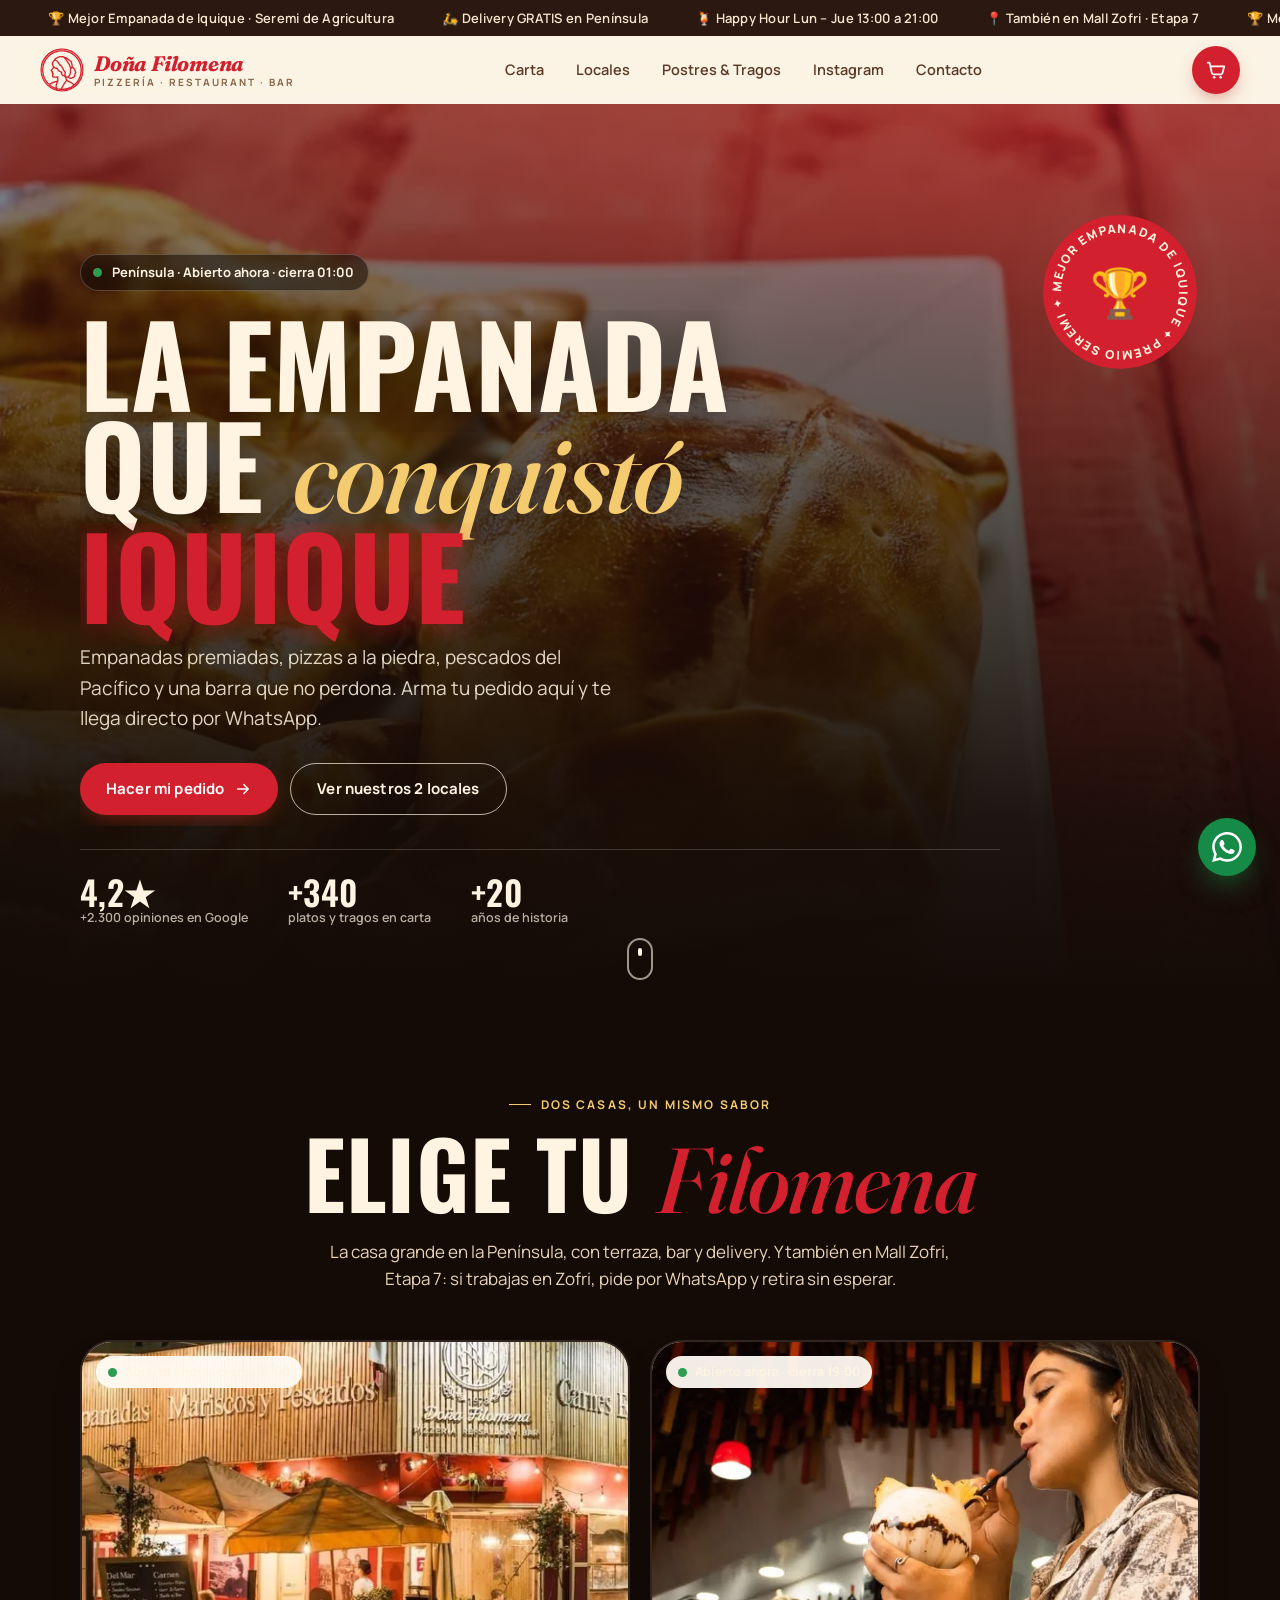
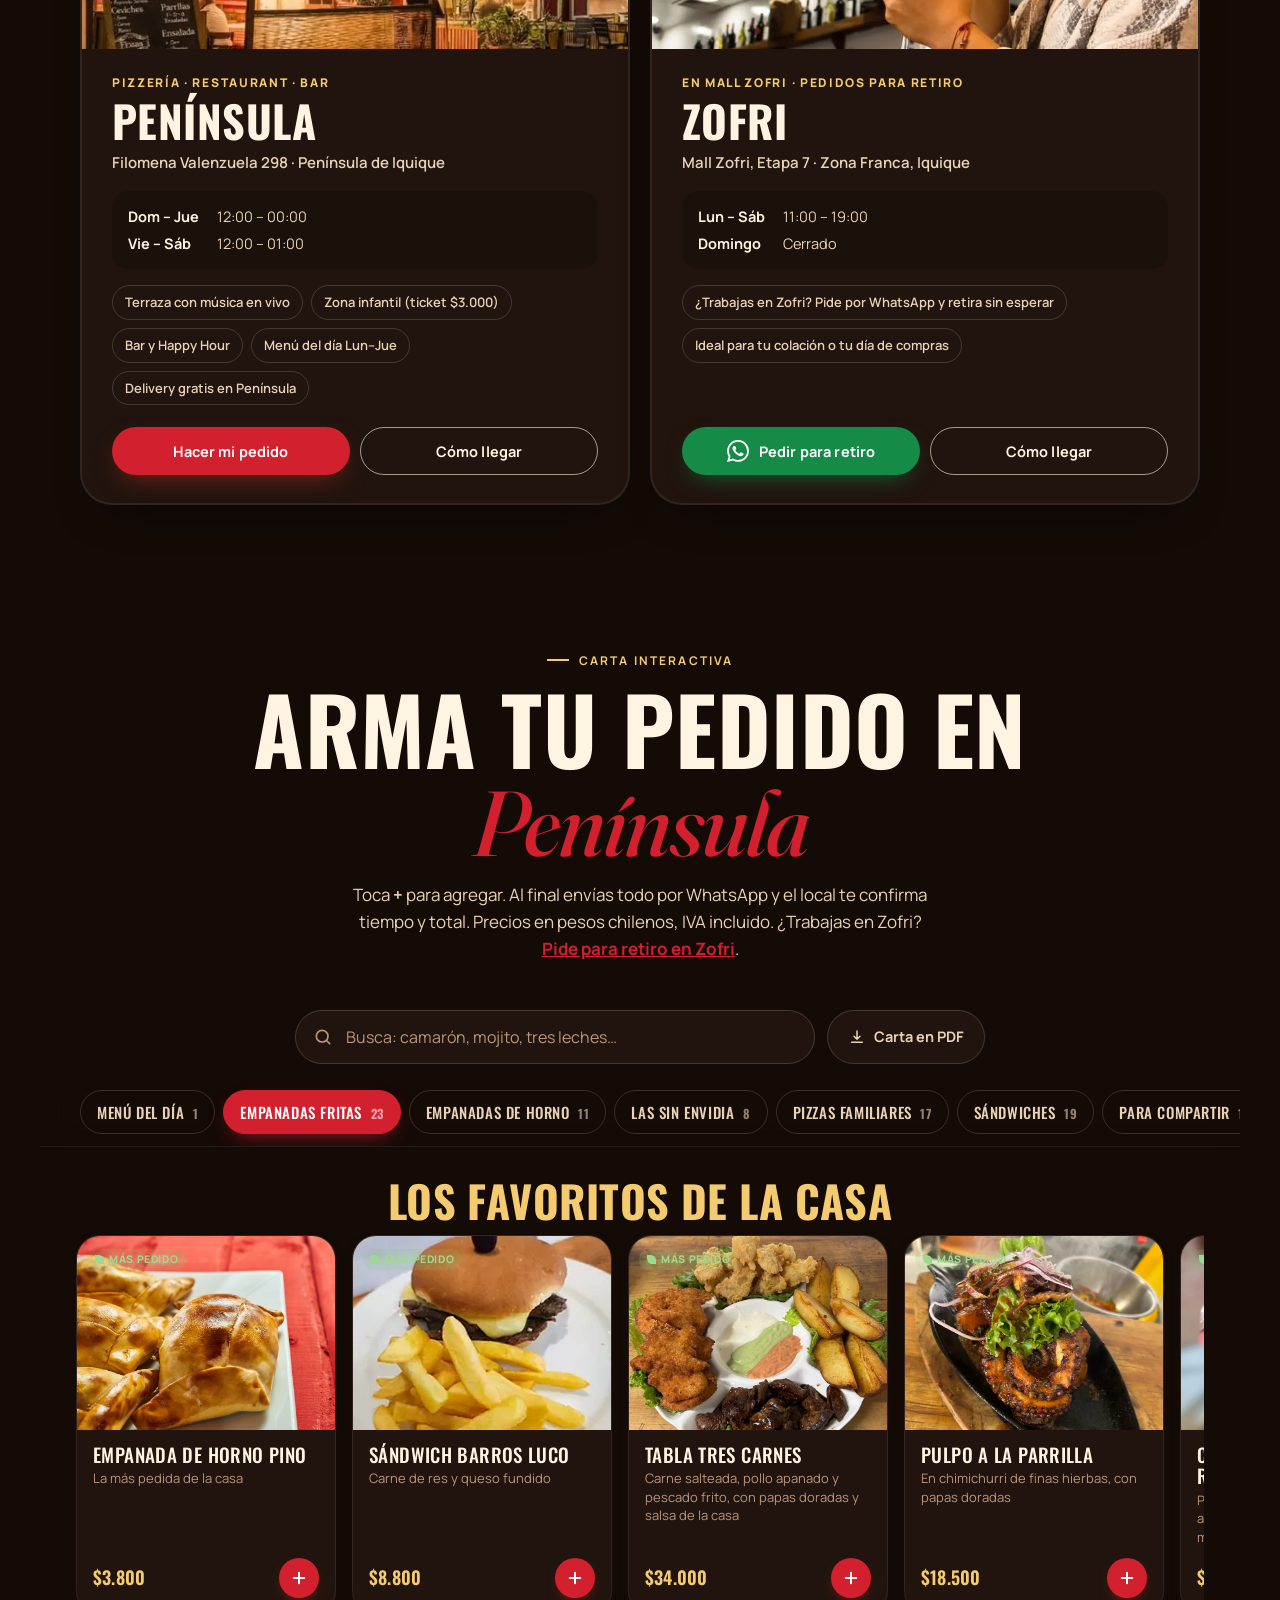
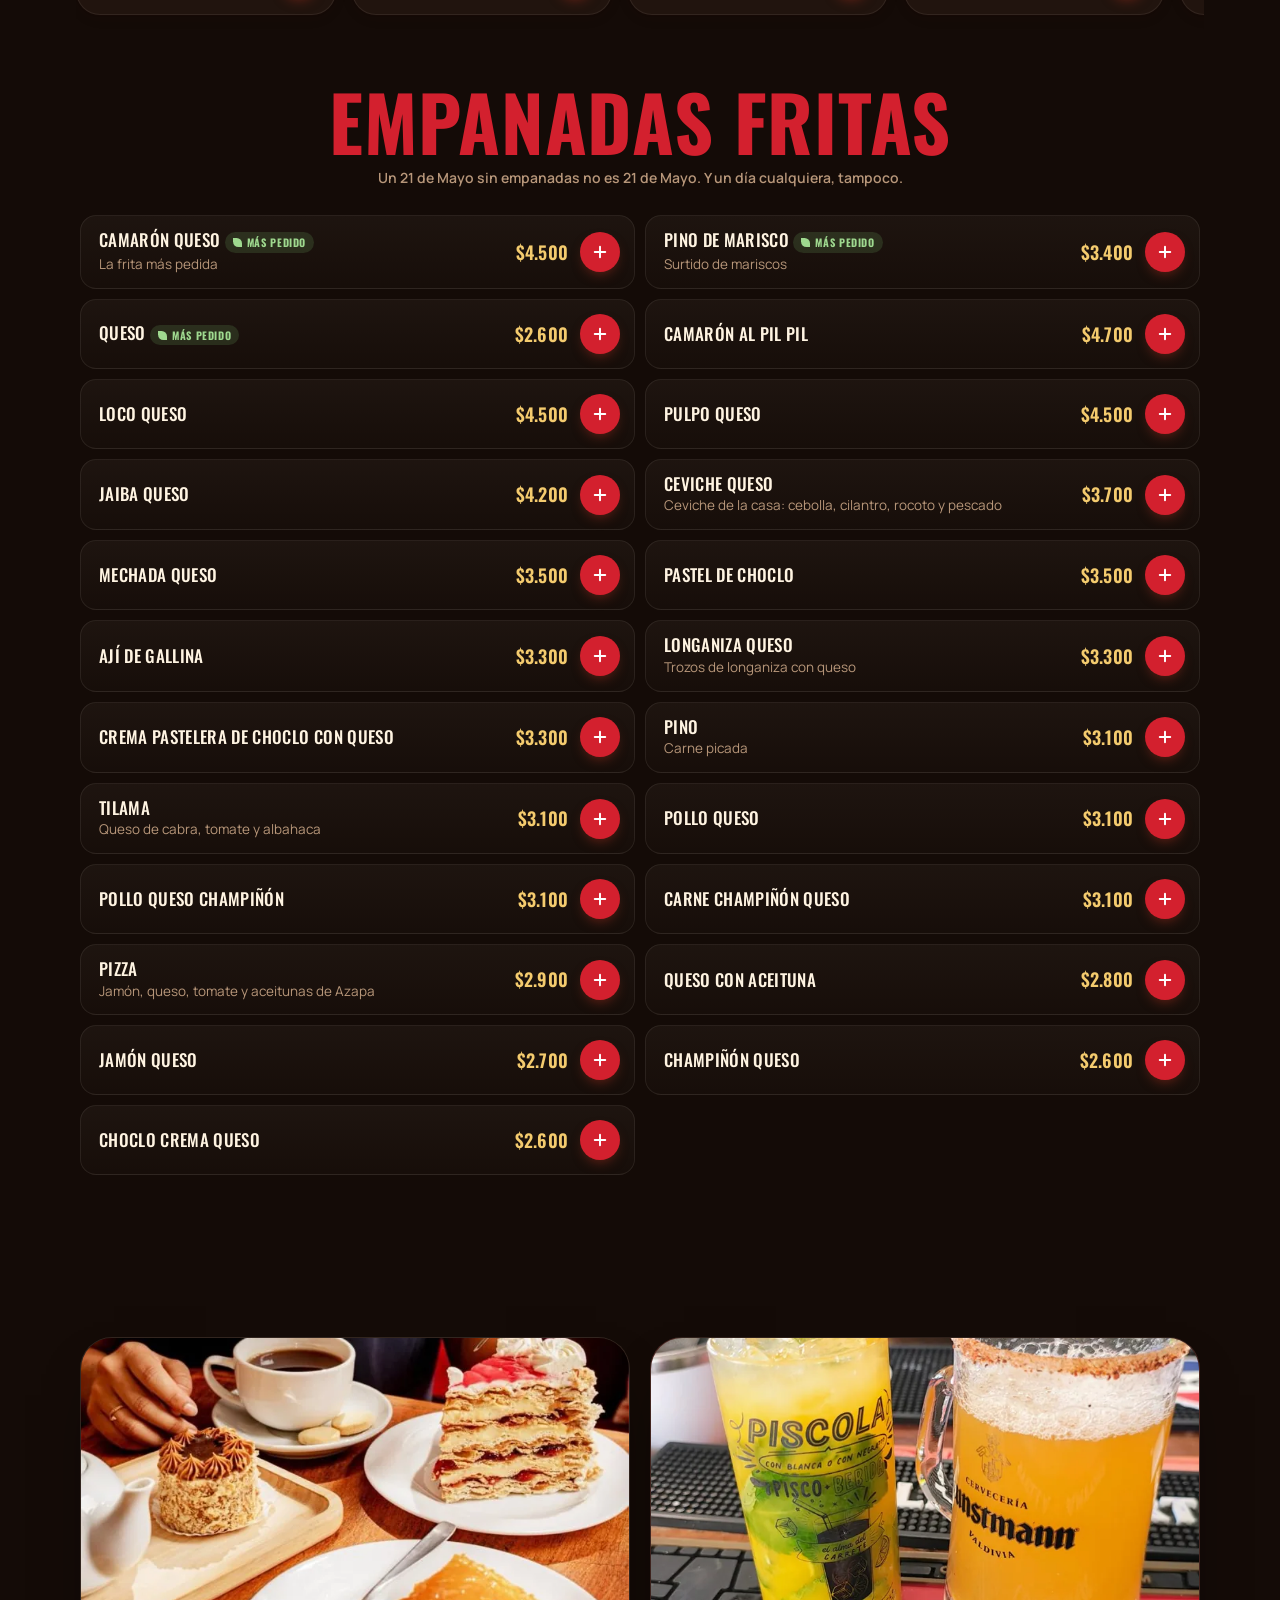
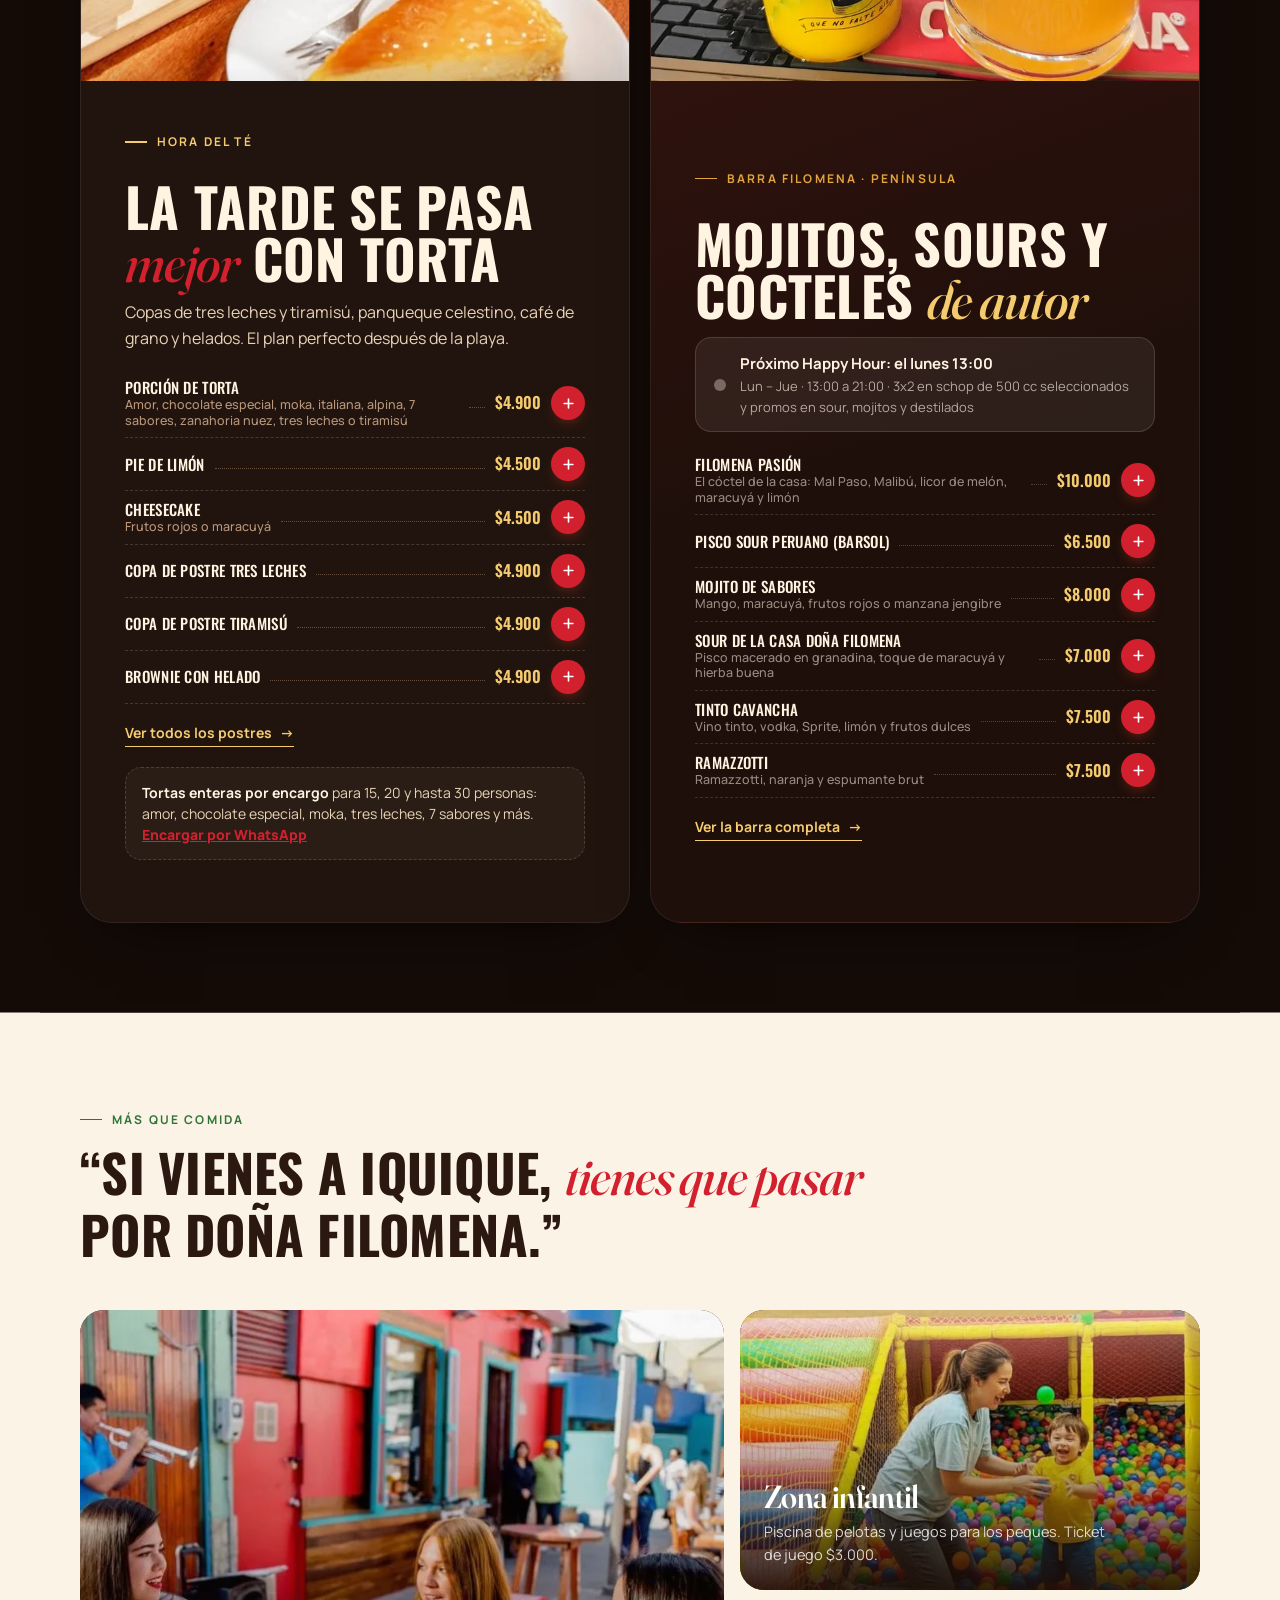
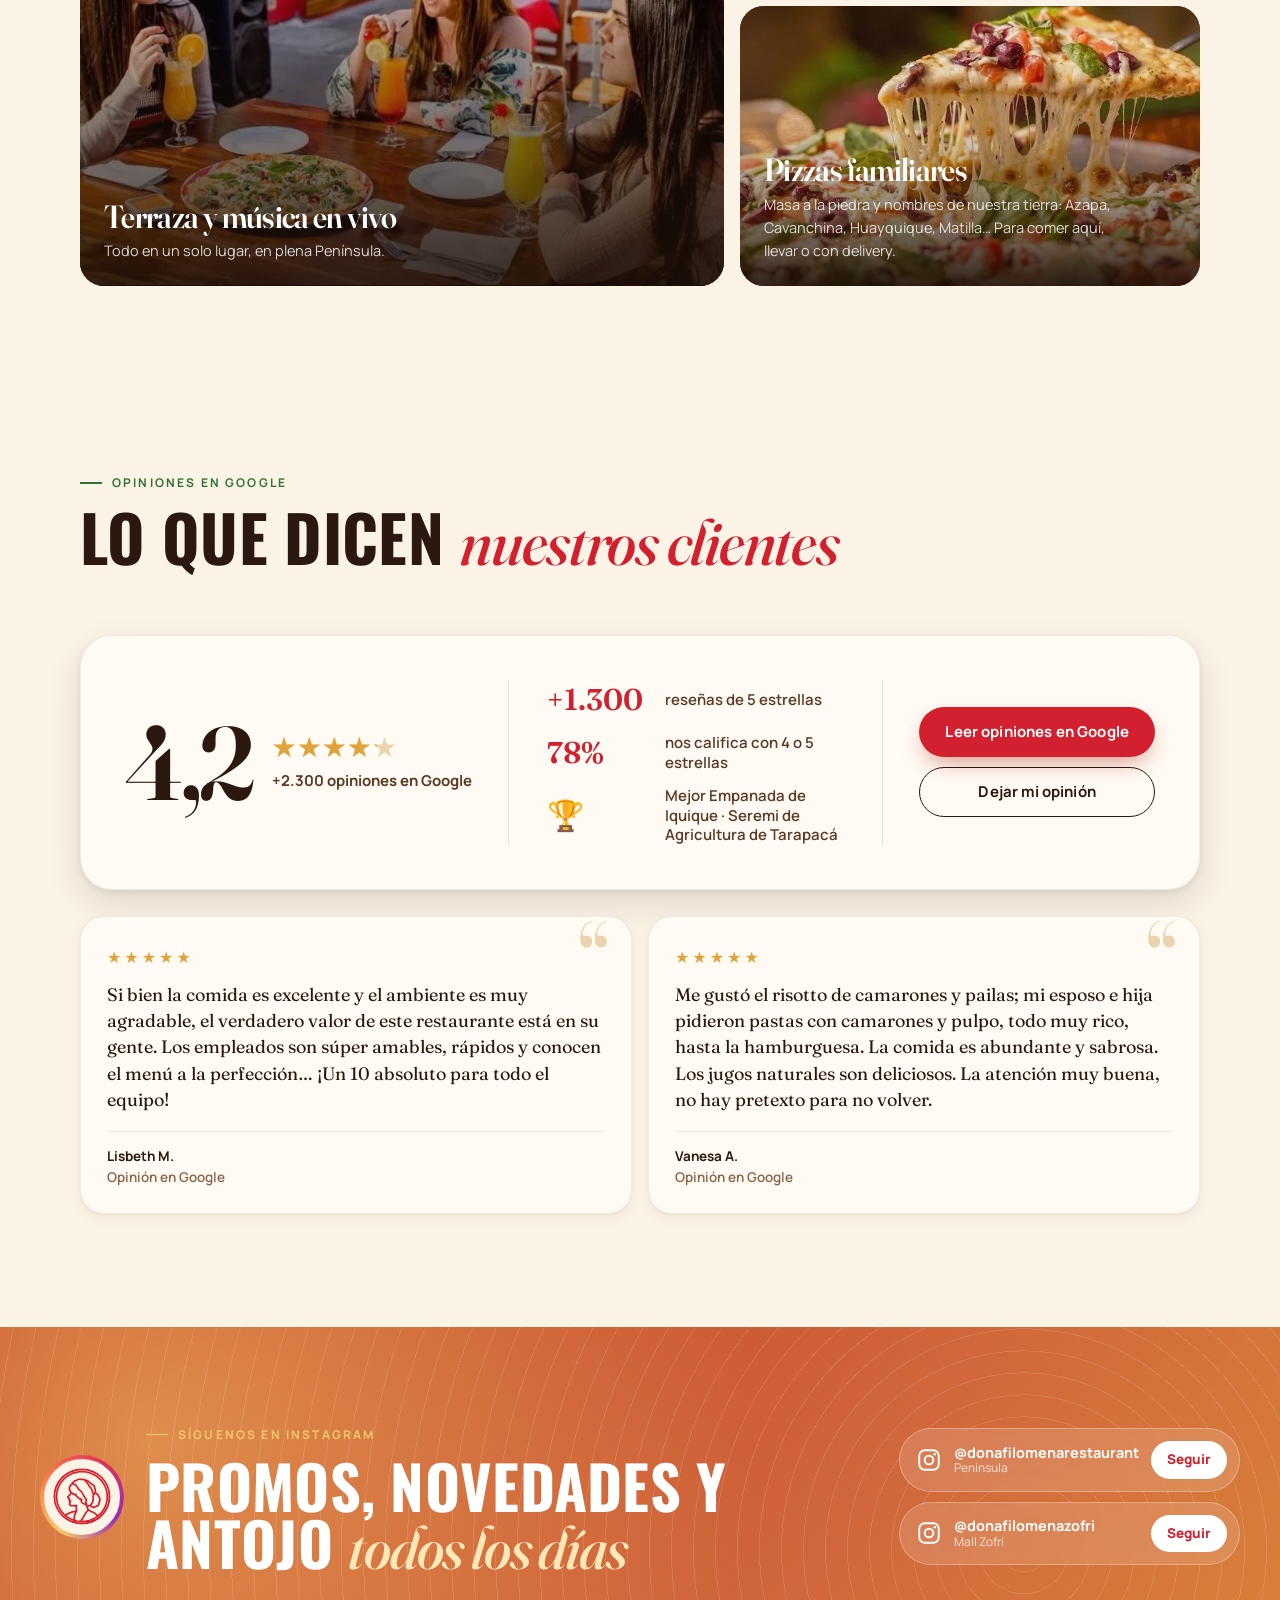
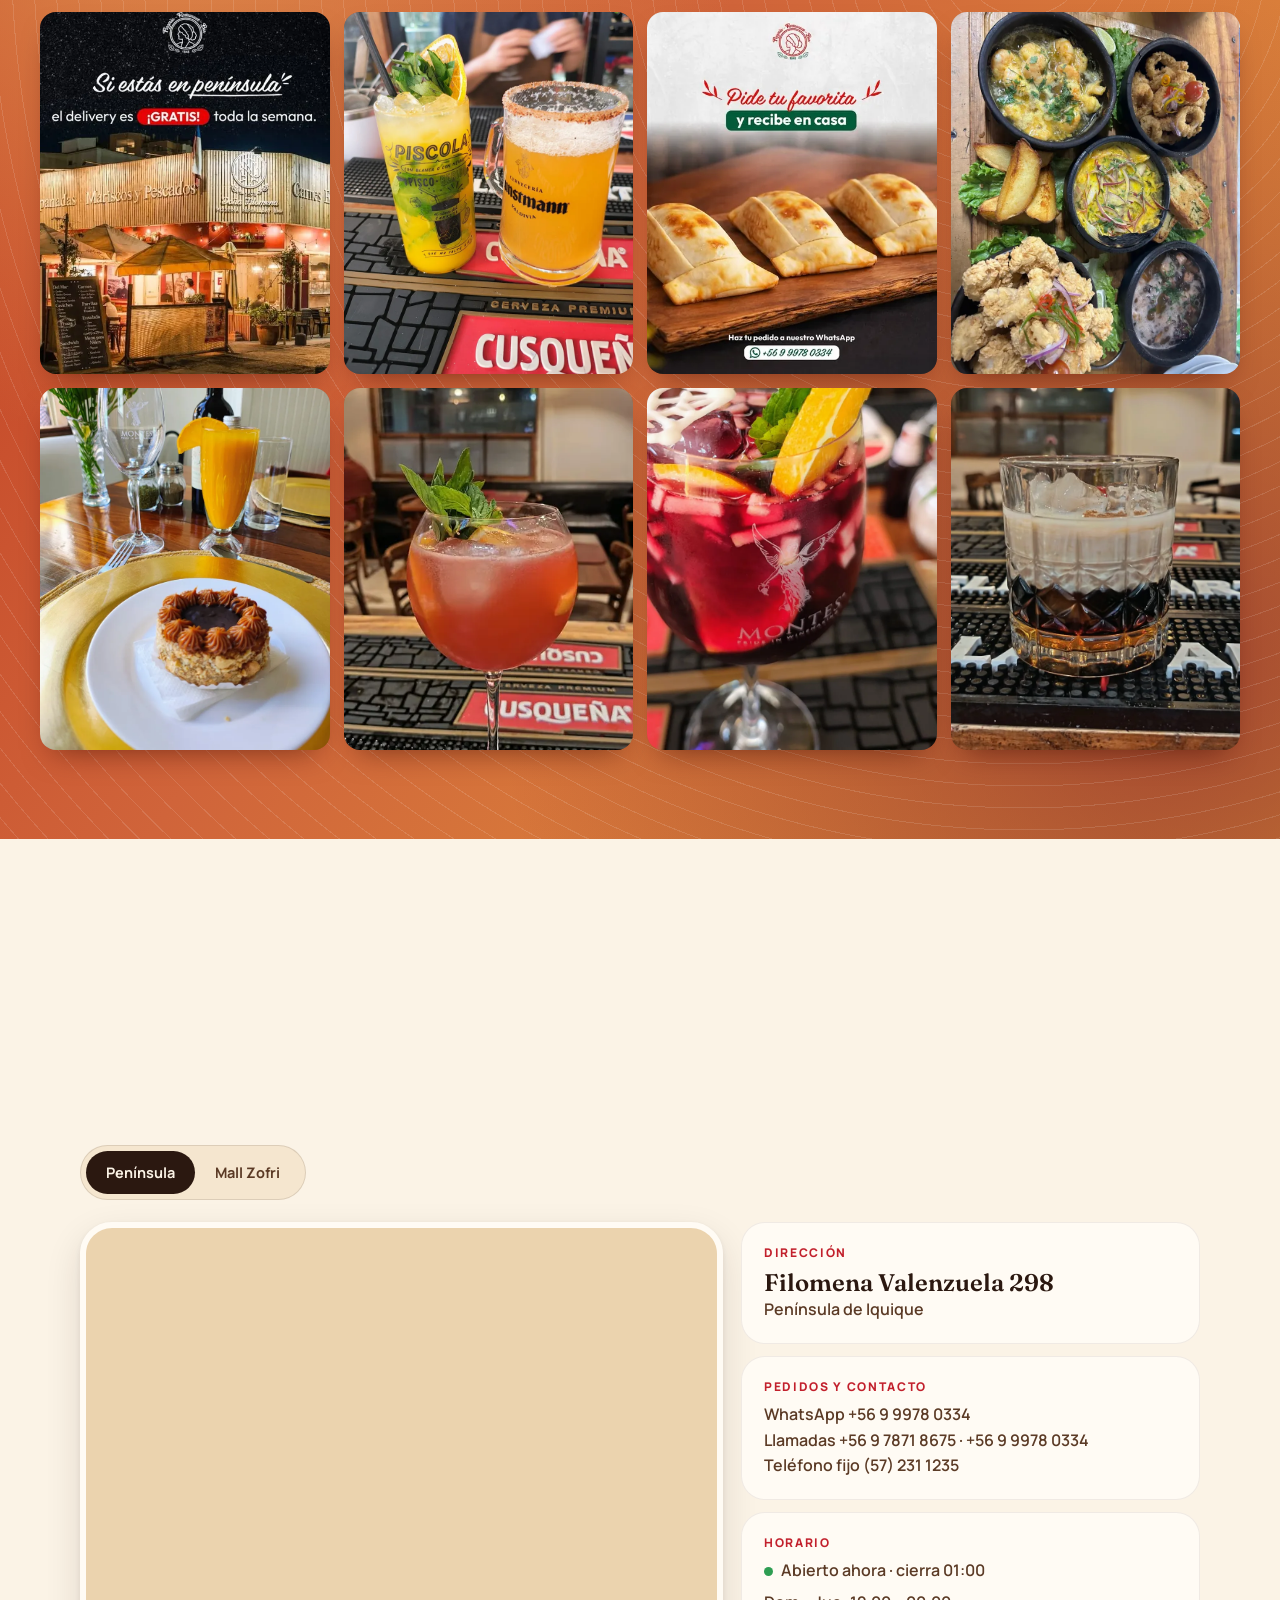
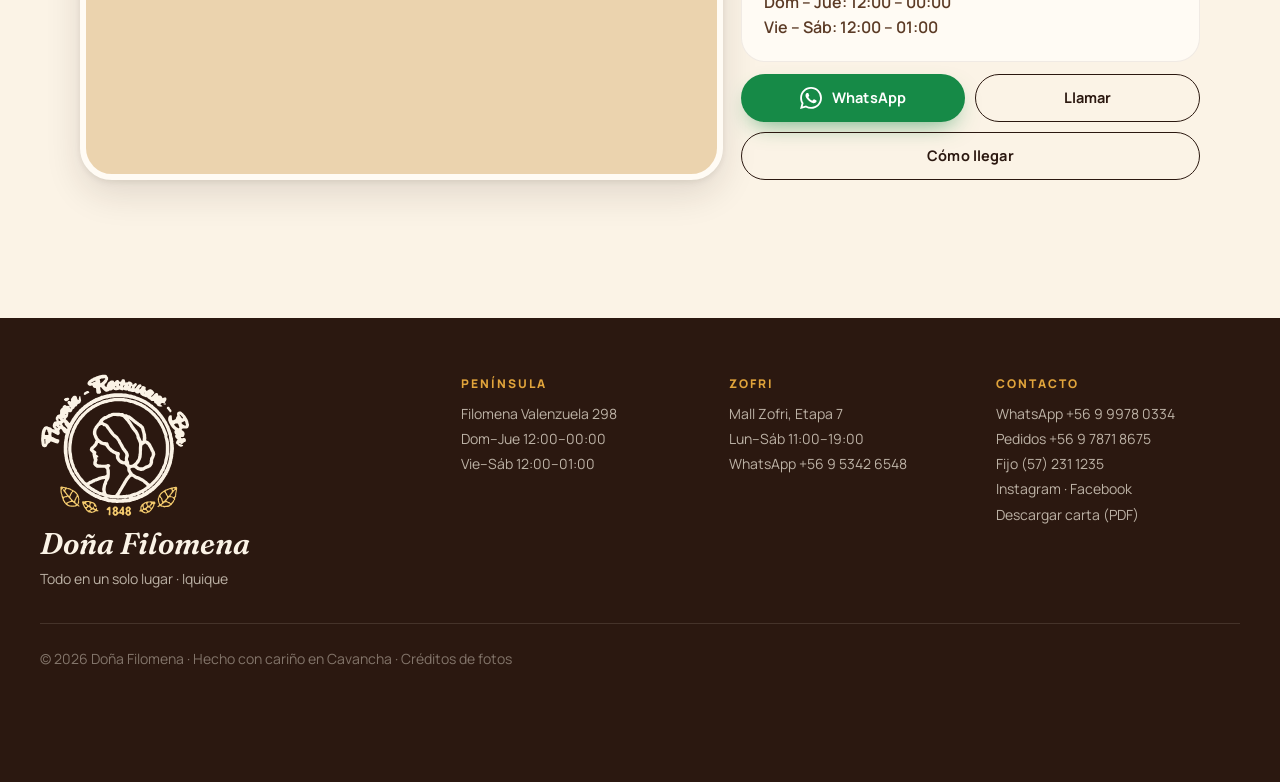
<file: index.html>
<!DOCTYPE html>
<html lang="es-CL">
<head>
<meta charset="UTF-8">
<meta name="viewport" content="width=device-width, initial-scale=1, viewport-fit=cover">
<title>Doña Filomena · Empanadas, pizzas y barra en Iquique</title>
<meta name="description" content="Doña Filomena, la Mejor Empanada de Iquique. Empanadas fritas y de horno, pizzas, pescados, postres y tragos. Pide por WhatsApp en Península de Cavancha o Mall Zofri.">
<meta name="theme-color" content="#FBF3E6">
<link rel="preload" as="image" href="assets/img/logo-sello.svg">
<link rel="canonical" href="https://dona-filomena.github.io/donafilomena.github.io/">
<link rel="icon" href="favicon.svg" type="image/svg+xml">
<link rel="apple-touch-icon" href="apple-touch-icon.png">
<link rel="manifest" href="manifest.webmanifest">
<meta property="og:type" content="website">
<meta property="og:url" content="https://dona-filomena.github.io/donafilomena.github.io/">
<meta property="og:site_name" content="Doña Filomena">
<meta property="og:title" content="Doña Filomena · La Mejor Empanada de Iquique">
<meta property="og:description" content="Mira la carta, arma tu pedido y envíalo por WhatsApp. Península de Iquique y Mall Zofri.">
<meta property="og:image" content="https://dona-filomena.github.io/donafilomena.github.io/assets/img/og.jpg">
<meta property="og:image:width" content="1200">
<meta property="og:image:height" content="630">
<meta name="twitter:card" content="summary_large_image">
<meta property="og:locale" content="es_CL">
<link rel="preconnect" href="https://fonts.googleapis.com">
<link rel="preconnect" href="https://fonts.gstatic.com" crossorigin>
<link href="https://fonts.googleapis.com/css2?family=Fraunces:ital,opsz,wght@0,9..144,400..800;1,9..144,400..700&family=Oswald:wght@500;600;700&family=Manrope:wght@400;500;600;700;800&display=swap" rel="stylesheet">
<link rel="stylesheet" href="assets/css/styles.css">
<script type="application/ld+json">
[{
  "@context":"https://schema.org","@type":"Restaurant","name":"Doña Filomena Península",
  "servesCuisine":["Chilena","Empanadas","Pizzas","Pescados y mariscos"],
  "address":{"@type":"PostalAddress","streetAddress":"Filomena Valenzuela 298","addressLocality":"Iquique","addressRegion":"Tarapacá","addressCountry":"CL"},
  "telephone":["+56999780334","+56978718675"],"priceRange":"$$",
  "openingHours":["Su-Th 12:00-00:00","Fr-Sa 12:00-01:00"],
  "sameAs":["https://www.instagram.com/donafilomenarestaurant/"]
},{
  "@context":"https://schema.org","@type":"Restaurant","name":"Doña Filomena Zofri",
  "address":{"@type":"PostalAddress","streetAddress":"Mall Zofri, Etapa 7","addressLocality":"Iquique","addressRegion":"Tarapacá","addressCountry":"CL"},
  "telephone":"+56953426548","openingHours":["Mo-Sa 11:00-19:00"],
  "sameAs":["https://www.instagram.com/donafilomenazofri/"]
}]
</script>
</head>
<body>
<svg width="0" height="0" style="position:absolute" aria-hidden="true"><symbol id="i-wa" viewBox="0 0 24 24"><path fill="currentColor" d="M17.47 14.38c-.3-.15-1.76-.87-2.03-.97-.27-.1-.47-.15-.67.15-.2.3-.77.97-.94 1.16-.17.2-.35.22-.64.07-.3-.15-1.26-.46-2.39-1.47-.88-.79-1.48-1.76-1.65-2.06-.17-.3-.02-.46.13-.6.13-.14.3-.35.45-.52.15-.17.2-.3.3-.5.1-.2.05-.37-.03-.52-.07-.15-.67-1.61-.92-2.2-.24-.58-.49-.5-.67-.51h-.57c-.2 0-.52.07-.8.37-.27.3-1.04 1.02-1.04 2.48 0 1.46 1.07 2.88 1.21 3.07.15.2 2.1 3.2 5.08 4.49.71.31 1.26.49 1.7.63.71.22 1.36.19 1.87.12.57-.09 1.76-.72 2-1.41.25-.7.25-1.29.18-1.41-.08-.13-.27-.2-.57-.35m-5.42 7.4h-.01a9.87 9.87 0 0 1-5.03-1.38l-.36-.21-3.74.98 1-3.65-.24-.37a9.86 9.86 0 0 1-1.51-5.26c0-5.45 4.44-9.88 9.89-9.88 2.64 0 5.12 1.03 6.99 2.9a9.82 9.82 0 0 1 2.89 6.99c0 5.45-4.44 9.88-9.89 9.88m8.41-18.3A11.82 11.82 0 0 0 12.05 0C5.5 0 .16 5.34.16 11.89c0 2.1.55 4.14 1.59 5.95L.06 24l6.3-1.65a11.88 11.88 0 0 0 5.68 1.45h.01c6.55 0 11.89-5.34 11.89-11.89 0-3.18-1.24-6.16-3.48-8.41z"/></symbol></svg>

<a class="skip" href="#carta">Saltar a la carta</a>

<!-- Cinta superior -->
<div class="ribbon" aria-hidden="true">
  <div class="ribbon-track">
    <span>🏆 Mejor Empanada de Iquique · Seremi de Agricultura</span>
    <span>🛵 Delivery GRATIS en Península</span>
    <span>🍹 Happy Hour Lun – Jue 13:00 a 21:00</span>
    <span>📍 También en Mall Zofri · Etapa 7</span>
    <span>🏆 Mejor Empanada de Iquique · Seremi de Agricultura</span>
    <span>🛵 Delivery GRATIS en Península</span>
    <span>🍹 Happy Hour Lun – Jue 13:00 a 21:00</span>
    <span>📍 También en Mall Zofri · Etapa 7</span>
  </div>
</div>

<!-- Header -->
<header class="hdr" id="hdr">
  <a href="#inicio" class="brand" aria-label="Doña Filomena, inicio">
    <img class="brand-mark" src="assets/img/logo-sello.svg" alt="" width="44" height="44">
    <span class="brand-txt"><b>Doña Filomena</b><small>Pizzería · Restaurant · Bar</small></span>
  </a>

  <nav class="nav" aria-label="Principal">
    <a href="#carta">Carta</a>
    <a href="#locales">Locales</a>
    <a href="#dulce">Postres & Tragos</a>
    <a href="#instagram">Instagram</a>
    <a href="#ubicacion">Contacto</a>
  </nav>

  <div class="hdr-actions">
    <button class="cart-btn" id="cartBtn" aria-label="Abrir pedido">
      <svg viewBox="0 0 24 24" aria-hidden="true"><path d="M3 4h2l2.4 11.2a2 2 0 0 0 2 1.6h7.7a2 2 0 0 0 2-1.5L21 8H6.2" fill="none" stroke="currentColor" stroke-width="1.9" stroke-linecap="round" stroke-linejoin="round"/><circle cx="10" cy="20" r="1.4" fill="currentColor"/><circle cx="17" cy="20" r="1.4" fill="currentColor"/></svg>
      <span class="cart-count" id="cartCount">0</span>
    </button>
    <button class="burger" id="burger" aria-label="Abrir menú" aria-expanded="false"><span></span><span></span></button>
  </div>
</header>

<!-- Menú móvil -->
<div class="mnav" id="mnav" aria-hidden="true">
  <a href="#carta">Carta</a>
  <a href="#locales">Locales</a>
  <a href="#dulce">Postres & Tragos</a>
  <a href="#instagram">Instagram</a>
  <a href="#ubicacion">Contacto</a>
</div>

<main>

<!-- HERO -->
<section class="hero" id="inicio">
  <div class="hero-bg" id="heroBg" aria-hidden="true">
    <img class="on" src="assets/img/platos/empanadas-horno.webp" alt="" width="1000" height="667" fetchpriority="high">
    <img src="assets/img/platos/jardin-del-mar.webp" alt="" width="750" height="1000" loading="lazy">
    <img src="assets/img/pizza.webp" alt="" width="646" height="428" loading="lazy">
    <img src="assets/img/platos/barra-mojito-michelada.webp" alt="" width="800" height="1000" loading="lazy">
  </div>
  <div class="hero-inner" id="heroArt">
    <div class="hero-copy">
    <p class="eyebrow"><span class="dot" id="heroDot"></span><span id="heroStatus">Cocina nortina · Iquique</span></p>
    <h1><span>La empanada</span><span>que <em>conquistó</em></span><span>Iquique</span></h1>
    <p class="lead">Empanadas premiadas, pizzas a la piedra, pescados del Pacífico y una barra que no perdona. Arma tu pedido aquí y te llega directo por WhatsApp.</p>
    <div class="hero-ctas">
      <a href="#carta" class="btn btn-primary">Hacer mi pedido
        <svg viewBox="0 0 24 24" aria-hidden="true"><path d="M5 12h14M13 6l6 6-6 6" fill="none" stroke="currentColor" stroke-width="2" stroke-linecap="round" stroke-linejoin="round"/></svg>
      </a>
      <a href="#locales" class="btn btn-ghost">Ver nuestros 2 locales</a>
    </div>
    <ul class="trust">
      <li><b>4,2★</b><span>+2.300 opiniones en Google</span></li>
      <li><b id="statCarta">+300</b><span>platos y tragos en carta</span></li>
      <li><b>+20</b><span>años de historia</span></li>
    </ul>
  </div>
    <div class="seal" data-depth="44">
      <svg viewBox="0 0 200 200">
        <defs><path id="circ" d="M100,100 m-74,0 a74,74 0 1,1 148,0 a74,74 0 1,1 -148,0"/></defs>
        <circle cx="100" cy="100" r="96" class="seal-bg"/>
        <text class="seal-txt"><textPath href="#circ" startOffset="0" textLength="458" lengthAdjust="spacing">MEJOR EMPANADA DE IQUIQUE ✦ PREMIO SEREMI ✦</textPath></text>
      </svg>
      <span class="seal-core">🏆</span>
    </div>
  </div>
  <a class="hero-scroll" href="#carta" aria-label="Ver la carta"><span></span></a>
</section>

<!-- LOCALES -->
<section class="sec locales" id="locales">
  <div class="sec-head">
    <p class="kicker">Dos casas, un mismo sabor</p>
    <h2>Elige tu <em>Filomena</em></h2>
    <p class="sec-sub">La casa grande en la Península, con terraza, bar y delivery. Y también en Mall Zofri, Etapa 7: si trabajas en Zofri, pide por WhatsApp y retira sin esperar.</p>
  </div>

  <div class="loc-grid" id="locGrid"><!-- render JS --></div>
</section>

<!-- CARTA -->
<section class="sec carta" id="carta">
  <div class="sec-head">
    <p class="kicker">Carta interactiva</p>
    <h2>Arma tu pedido en <em>Península</em></h2>
    <p class="sec-sub">Toca <b>+</b> para agregar. Al final envías todo por WhatsApp y el local te confirma tiempo y total. Precios en pesos chilenos, IVA incluido. ¿Trabajas en Zofri? <a class="inline-link" href="https://wa.me/56953426548?text=Hola%2C%20quiero%20hacer%20un%20pedido%20para%20retirar%20en%20Do%C3%B1a%20Filomena%20Zofri" target="_blank" rel="noopener">Pide para retiro en Zofri</a>.</p>
  </div>

  <div class="carta-tools">
    <div class="search">
      <svg viewBox="0 0 24 24" aria-hidden="true"><circle cx="11" cy="11" r="7" fill="none" stroke="currentColor" stroke-width="2"/><path d="M20 20l-3.5-3.5" stroke="currentColor" stroke-width="2" stroke-linecap="round"/></svg>
      <input type="search" id="q" placeholder="Busca: camarón, mojito, tres leches…" autocomplete="off" aria-label="Buscar en la carta">
    </div>
    <a class="pdf-link" href="assets/carta-dona-filomena.pdf" target="_blank" rel="noopener">
      <svg viewBox="0 0 24 24" aria-hidden="true"><path d="M12 4v11m0 0l-4-4m4 4l4-4M5 19h14" fill="none" stroke="currentColor" stroke-width="2" stroke-linecap="round" stroke-linejoin="round"/></svg>Carta en PDF
    </a>
  </div>

  <nav class="tabs" id="tabs" aria-label="Categorías de la carta"><!-- render JS --></nav>

  <div class="favs" id="favsWrap">
    <h3 class="cat-title">Los favoritos de la casa</h3>
    <div class="favs-row" id="favs"><!-- render JS --></div>
  </div>

  <div id="menuList"><!-- render JS --></div>
  <p class="empty-search" id="emptySearch" hidden>No encontramos eso en la carta. ¿Lo preguntamos por <a href="#" data-wa-ask>WhatsApp</a>?</p>
</section>

<!-- POSTRES & TRAGOS -->
<section class="dulce" id="dulce">
  <article class="dulce-card te">
    <div class="dulce-img"><img src="assets/img/postres.webp" alt="Torta mil hojas, pie de limón y café en Doña Filomena" loading="lazy" width="693" height="510"></div>
    <div class="dulce-body">
      <p class="kicker">Hora del té</p>
      <h2>La tarde se pasa <em>mejor</em> con torta</h2>
      <p>Copas de tres leches y tiramisú, panqueque celestino, café de grano y helados. El plan perfecto después de la playa.</p>
      <ul class="leaders" id="listaPostres"><!-- render JS --></ul>
      <a href="#carta" class="link-arrow" data-goto-cat="postres">Ver todos los postres</a>
      <p class="encargo"><b>Tortas enteras por encargo</b> para 15, 20 y hasta 30 personas: amor, chocolate especial, moka, tres leches, 7 sabores y más. <a href="https://wa.me/56999780334?text=Hola%2C%20quiero%20encargar%20una%20torta%20entera" target="_blank" rel="noopener">Encargar por WhatsApp</a></p>
    </div>
  </article>

  <article class="dulce-card barra">
    <div class="dulce-img"><img src="assets/img/platos/barra-mojito-michelada.webp" alt="Mojito de sabores y michelada en la barra de Doña Filomena" loading="lazy" width="800" height="1000"></div>
    <div class="dulce-body">
      <p class="kicker">Barra Filomena · Península</p>
      <h2>Mojitos, sours y cócteles <em>de autor</em></h2>
      <div class="hh" id="hhBox">
        <span class="hh-pulse" aria-hidden="true"></span>
        <div><b id="hhTitle">Happy Hour</b><span id="hhSub">Lun – Jue · 13:00 a 21:00</span></div>
      </div>
      <ul class="leaders" id="listaTragos"><!-- render JS --></ul>
      <a href="#carta" class="link-arrow" data-goto-cat="cocteles">Ver la barra completa</a>
    </div>
  </article>
</section>

<!-- EXPERIENCIA -->
<section class="sec exp">
  <div class="sec-head">
    <p class="kicker">Más que comida</p>
    <h2>“Si vienes a Iquique, <em>tienes que pasar</em> por Doña Filomena.”</h2>
  </div>
  <div class="exp-grid">
    <article class="exp-card big">
      <img src="assets/img/terraza.webp" alt="Amigas en la terraza de Doña Filomena con música en vivo" loading="lazy" width="867" height="580">
      <div class="exp-txt"><h3>Terraza y música en vivo</h3><p>Todo en un solo lugar, en plena Península.</p></div>
    </article>
    <article class="exp-card">
      <img src="assets/img/zona-infantil.webp" alt="Niño jugando en la piscina de pelotas de Doña Filomena" loading="lazy" width="614" height="430">
      <div class="exp-txt"><h3>Zona infantil</h3><p>Piscina de pelotas y juegos para los peques. Ticket de juego $3.000.</p></div>
    </article>
    <article class="exp-card">
      <img src="assets/img/pizza.webp" alt="Pizza con queso fundido" loading="lazy" width="646" height="428">
      <div class="exp-txt"><h3>Pizzas familiares</h3><p>Masa a la piedra y nombres de nuestra tierra: Azapa, Cavanchina, Huayquique, Matilla… Para comer aquí, llevar o con delivery.</p></div>
    </article>
  </div>
</section>

<!-- RESEÑAS -->
<section class="sec reviews" id="opiniones">
  <div class="sec-head row">
    <div>
      <p class="kicker">Opiniones en Google</p>
      <h2>Lo que dicen <em>nuestros clientes</em></h2>
    </div>
    <div class="rev-nav" id="revNav" hidden>
      <button class="circle-btn" id="revPrev" aria-label="Reseña anterior"><svg viewBox="0 0 24 24"><path d="M15 6l-6 6 6 6" fill="none" stroke="currentColor" stroke-width="2" stroke-linecap="round" stroke-linejoin="round"/></svg></button>
      <button class="circle-btn" id="revNext" aria-label="Reseña siguiente"><svg viewBox="0 0 24 24"><path d="M9 6l6 6-6 6" fill="none" stroke="currentColor" stroke-width="2" stroke-linecap="round" stroke-linejoin="round"/></svg></button>
    </div>
  </div>

  <div class="gcard">
    <div class="gscore">
      <b id="gNota">4,2</b>
      <div>
        <div class="gstars" role="img" id="gStars" aria-label="4,2 de 5 estrellas"><span></span></div>
        <p><span id="gTotal">+2.300</span> opiniones en Google</p>
      </div>
    </div>
    <ul class="gfacts">
      <li><b id="gCinco">+1.300</b><span>reseñas de 5 estrellas</span></li>
      <li><b id="gPct">79%</b><span>nos califica con 4 o 5 estrellas</span></li>
      <li><b>🏆</b><span>Mejor Empanada de Iquique · Seremi de Agricultura de Tarapacá</span></li>
    </ul>
    <div class="gactions">
      <a class="btn btn-primary" id="gLeer" target="_blank" rel="noopener" href="https://maps.app.goo.gl/HCWu1sZ8AzGHnCcf6">Leer opiniones en Google</a>
      <a class="btn btn-ghost" id="gEscribir" target="_blank" rel="noopener" href="https://maps.app.goo.gl/HCWu1sZ8AzGHnCcf6">Dejar mi opinión</a>
    </div>
  </div>

  <div class="rev-track" id="revTrack" tabindex="0" aria-label="Reseñas de clientes en Google" hidden><!-- render JS --></div>
</section>

<!-- INSTAGRAM -->
<section class="ig" id="instagram">
  <div class="ig-head">
    <div class="ig-ring" aria-hidden="true"><span><img src="assets/img/logo-sello.svg" alt=""></span></div>
    <div class="ig-title">
      <p class="kicker light">Síguenos en Instagram</p>
      <h2>Promos, novedades y antojo <em>todos los días</em></h2>
    </div>
    <div class="ig-accounts">
      <a class="ig-acc" href="https://www.instagram.com/donafilomenarestaurant/" target="_blank" rel="noopener">
        <svg viewBox="0 0 24 24" aria-hidden="true"><rect x="3" y="3" width="18" height="18" rx="5" fill="none" stroke="currentColor" stroke-width="1.8"/><circle cx="12" cy="12" r="4" fill="none" stroke="currentColor" stroke-width="1.8"/><circle cx="17.3" cy="6.7" r="1.1" fill="currentColor"/></svg>
        <span><b>@donafilomenarestaurant</b><small>Península</small></span><em>Seguir</em>
      </a>
      <a class="ig-acc" href="https://www.instagram.com/donafilomenazofri/" target="_blank" rel="noopener">
        <svg viewBox="0 0 24 24" aria-hidden="true"><rect x="3" y="3" width="18" height="18" rx="5" fill="none" stroke="currentColor" stroke-width="1.8"/><circle cx="12" cy="12" r="4" fill="none" stroke="currentColor" stroke-width="1.8"/><circle cx="17.3" cy="6.7" r="1.1" fill="currentColor"/></svg>
        <span><b>@donafilomenazofri</b><small>Mall Zofri</small></span><em>Seguir</em>
      </a>
    </div>
  </div>
  <div class="ig-grid" id="igGrid"><!-- render JS --></div>
</section>

<!-- UBICACIÓN -->
<section class="sec ubic" id="ubicacion">
  <div class="sec-head">
    <p class="kicker">Encuéntranos</p>
    <h2>Te esperamos en <em id="ubicTitle">Cavancha</em></h2>
  </div>
  <div class="ubic-tabs" role="tablist" id="ubicTabs">
    <button role="tab" data-local="peninsula" aria-selected="true">Península</button>
    <button role="tab" data-local="zofri" aria-selected="false">Mall Zofri</button>
  </div>
  <div class="ubic-grid">
    <div class="map"><iframe id="mapFrame" title="Mapa Doña Filomena" loading="lazy" referrerpolicy="no-referrer-when-downgrade"></iframe></div>
    <div class="ubic-info" id="ubicInfo"><!-- render JS --></div>
  </div>
</section>

</main>

<footer class="ftr">
  <div class="ftr-top">
    <div>
      <img class="ftr-logo" src="assets/img/logo-claro.svg" alt="" width="180" height="154" loading="lazy">
      <p class="ftr-brand">Doña Filomena</p>
      <p class="ftr-sub">Todo en un solo lugar · Iquique</p>
    </div>
    <div class="ftr-cols">
      <div><h4>Península</h4><p>Filomena Valenzuela 298<br>Dom–Jue 12:00–00:00<br>Vie–Sáb 12:00–01:00</p></div>
      <div><h4>Zofri</h4><p>Mall Zofri, Etapa 7<br>Lun–Sáb 11:00–19:00<br><a href="https://wa.me/56953426548" target="_blank" rel="noopener">WhatsApp +56 9 5342 6548</a></p></div>
      <div><h4>Contacto</h4><p><a href="https://wa.me/56999780334" target="_blank" rel="noopener">WhatsApp +56 9 9978 0334</a><br><a href="tel:+56978718675">Pedidos +56 9 7871 8675</a><br><a href="tel:+56572311235">Fijo (57) 231 1235</a><br><a href="https://www.instagram.com/donafilomenarestaurant/" target="_blank" rel="noopener">Instagram</a> · <a href="https://www.facebook.com/donafilomenarestaurant/" target="_blank" rel="noopener">Facebook</a><br><a href="assets/carta-dona-filomena.pdf" target="_blank" rel="noopener">Descargar carta (PDF)</a></p></div>
    </div>
  </div>
  <p class="ftr-bottom">© <span id="yr"></span> Doña Filomena · Hecho con cariño en Cavancha · <a href="creditos.html">Créditos de fotos</a></p>
</footer>

<!-- Barra flotante móvil -->
<button class="fbar" id="fbar" aria-label="Ver mi pedido">
  <span class="fbar-l"><span class="fbar-n" id="fbarN">0</span> Ver mi pedido</span>
  <span class="fbar-t" id="fbarT">$0</span>
</button>

<!-- WhatsApp flotante -->
<a class="wa-float" id="waFloat" href="https://wa.me/56999780334" target="_blank" rel="noopener" aria-label="Escríbenos por WhatsApp">
  <svg viewBox="0 0 24 24" aria-hidden="true"><use href="#i-wa"/></svg>
</a>

<!-- CARRITO -->
<div class="scrim" id="scrim"></div>
<aside class="drawer" id="drawer" role="dialog" aria-modal="true" aria-labelledby="drawerTitle" aria-hidden="true">
  <div class="drawer-hdr">
    <div>
      <h2 id="drawerTitle">Tu pedido</h2>
      <p class="drawer-local">Doña Filomena Península</p>
    </div>
    <button class="circle-btn" id="drawerClose" aria-label="Cerrar pedido"><svg viewBox="0 0 24 24"><path d="M6 6l12 12M18 6L6 18" stroke="currentColor" stroke-width="2" stroke-linecap="round"/></svg></button>
  </div>

  <div class="drawer-body" id="drawerBody">
    <div class="cart-items" id="cartItems"></div>
    <dl class="resumen" id="resumen" hidden></dl>
    <div class="upsell" id="upsell" hidden>
      <p>¿Le sumas algo para tomar?</p>
      <div class="upsell-row" id="upsellRow"></div>
    </div>

    <form class="checkout" id="checkout" novalidate>
      <fieldset class="field">
        <legend>¿Cómo lo quieres?</legend>
        <div class="choice" id="modoChoice"></div>
        <p class="hint" id="modoHint"></p>
      </fieldset>
      <fieldset class="field" id="zonaField" hidden>
        <legend>¿A qué sector va el despacho?</legend>
        <div class="choice" id="zonaChoice"></div>
      </fieldset>
      <label class="field">
        <span>Tu nombre</span>
        <input type="text" id="fNombre" autocomplete="name" placeholder="Ej: Camila" required>
      </label>
      <label class="field" id="dirField">
        <span>Dirección de despacho</span>
        <textarea id="fDir" rows="2" autocomplete="street-address" placeholder="Calle, número, depto y una referencia"></textarea>
      </label>
      <fieldset class="field">
        <legend>Forma de pago</legend>
        <div class="choice" id="pagoChoice">
          <label><input type="radio" name="pago" value="Efectivo" checked><span>Efectivo</span></label>
          <label><input type="radio" name="pago" value="Transferencia"><span>Transferencia</span></label>
          <label><input type="radio" name="pago" value="Tarjeta"><span>Tarjeta</span></label>
        </div>
      </fieldset>
      <label class="field">
        <span>Comentarios <i>(opcional)</i></span>
        <input type="text" id="fNota" placeholder="Sin cebolla, timbre malo, etc.">
      </label>
    </form>
  </div>

  <div class="drawer-ftr">
    <div class="total"><span>Total estimado</span><b id="cartTotal">$0</b></div>
    <p class="total-note" id="totalNote"></p>
    <button class="btn btn-wa" id="sendWa">
      <svg viewBox="0 0 24 24" aria-hidden="true"><use href="#i-wa"/></svg>
      Enviar pedido por WhatsApp
    </button>
  </div>
</aside>

<!-- foto ampliada de un producto -->
<div class="lb" id="lb" role="dialog" aria-modal="true" aria-labelledby="lbName" aria-hidden="true">
  <div class="lb-card">
    <button class="lb-x" id="lbClose" data-close-foto aria-label="Cerrar foto">
      <svg viewBox="0 0 24 24" aria-hidden="true"><path d="M6 6l12 12M18 6L6 18" stroke="currentColor" stroke-width="2.4" stroke-linecap="round"/></svg>
    </button>
    <div class="lb-pic"><img id="lbImg" src="[data-uri]" alt=""></div>
    <div class="lb-body">
      <div class="tagrow" id="lbTags"></div>
      <h3 id="lbName"></h3>
      <p id="lbDesc"></p>
      <div class="lb-foot" id="lbFoot"></div>
    </div>
  </div>
</div>

<div class="toast" id="toast" role="status" aria-live="polite"></div>

<script src="assets/js/data.js"></script>
<script src="assets/js/app.js"></script>
</body>
</html>
</file>
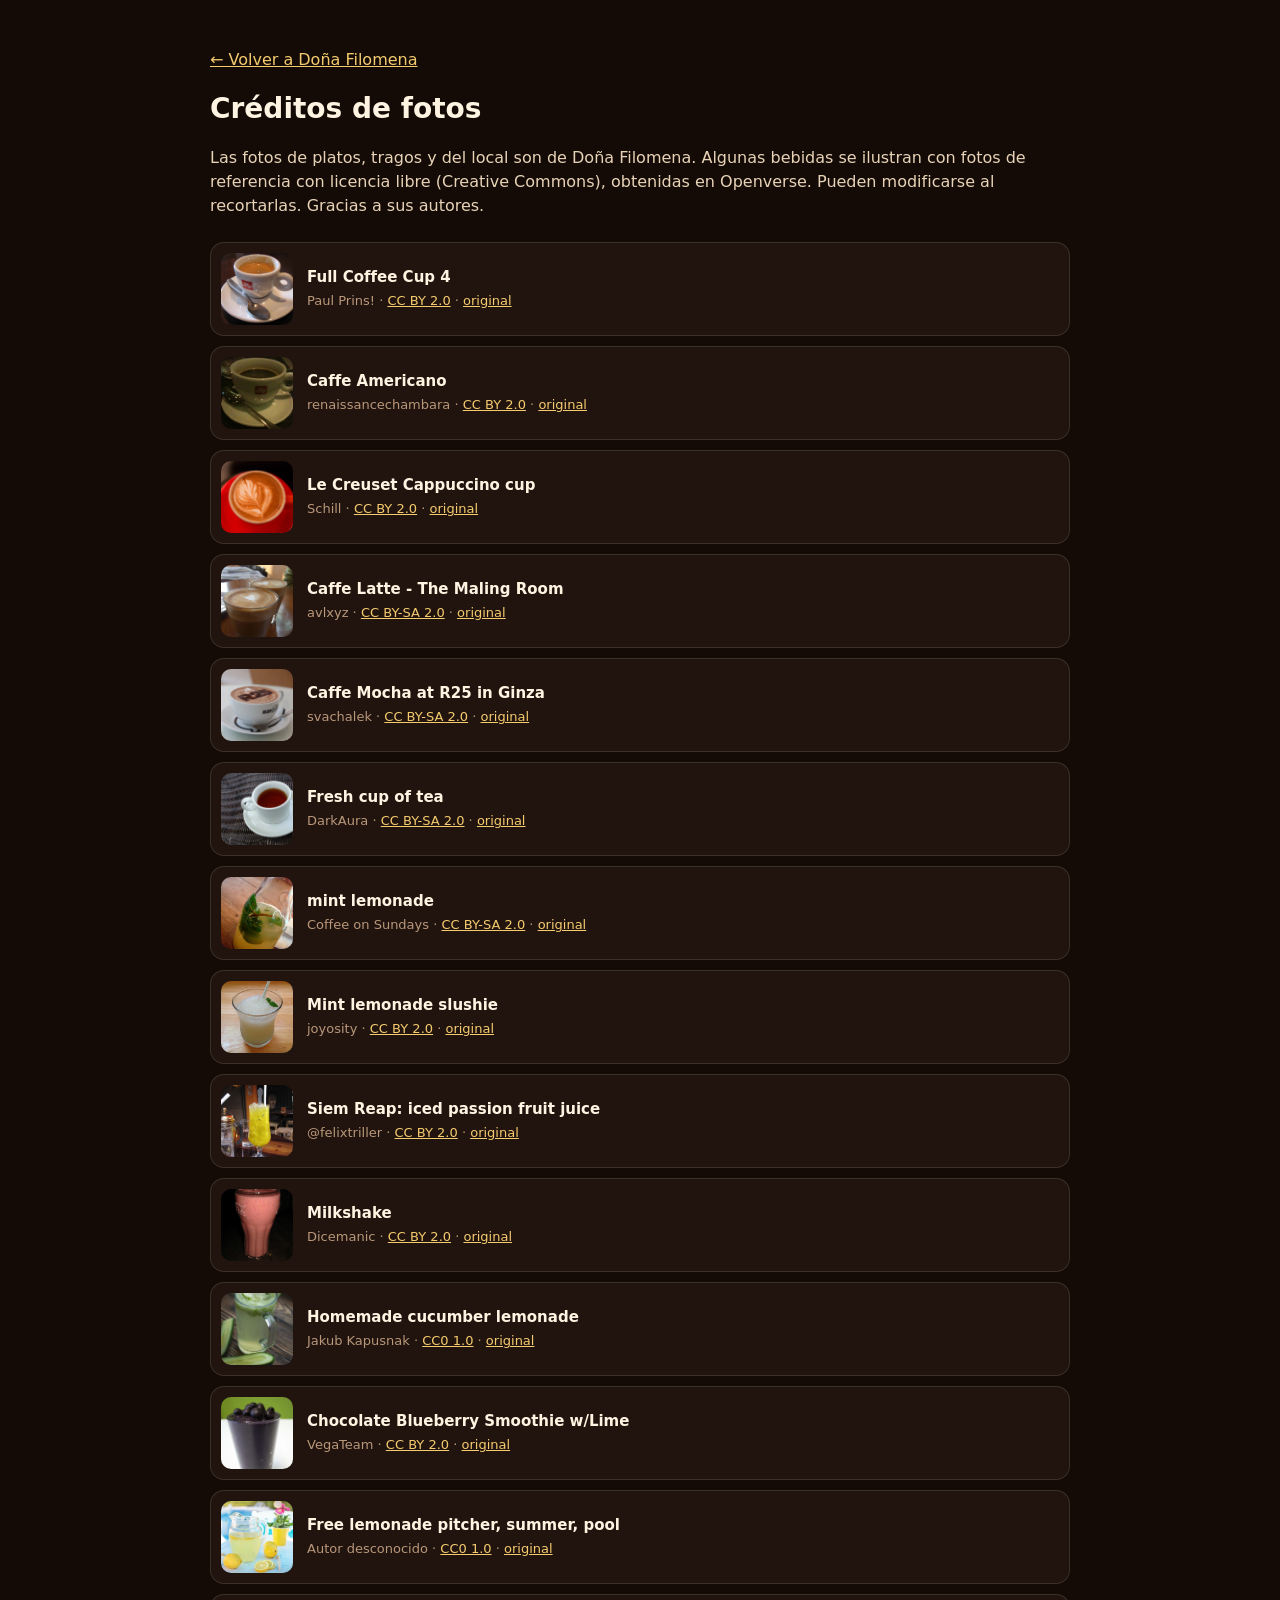
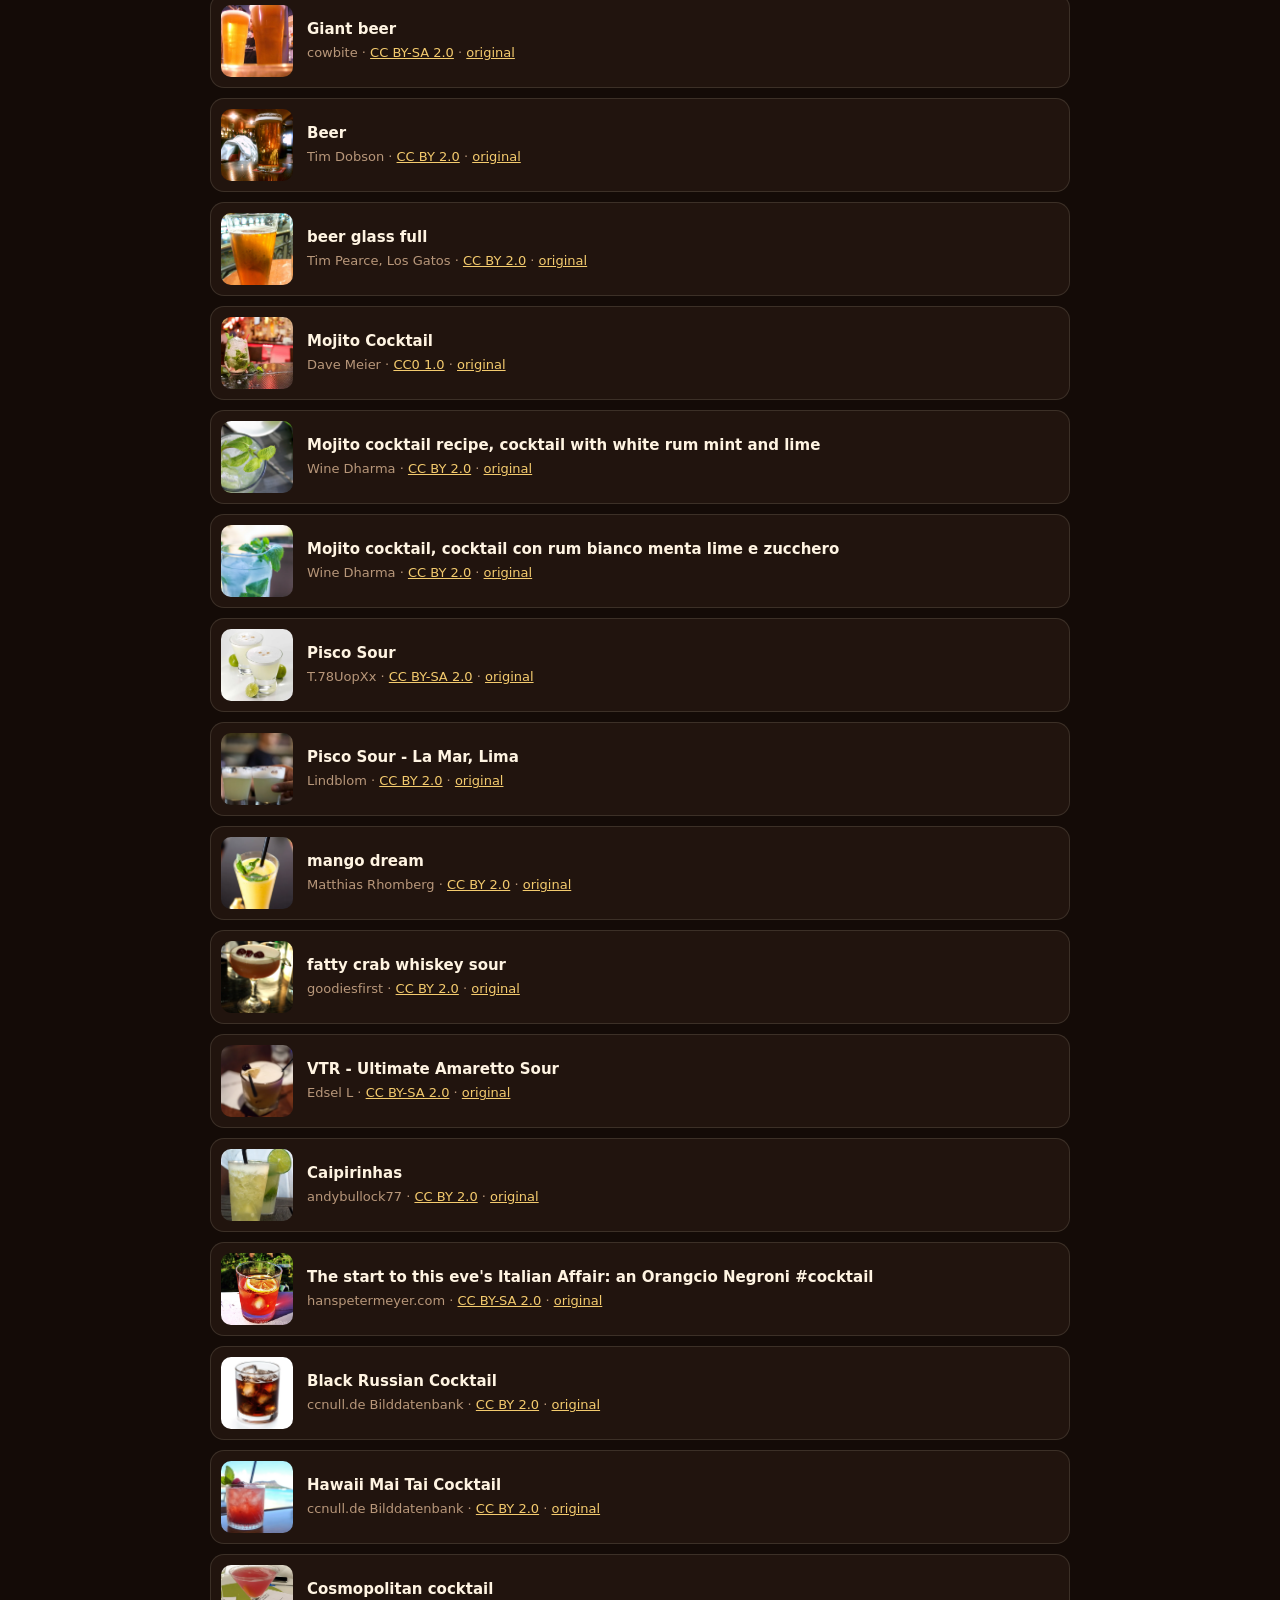
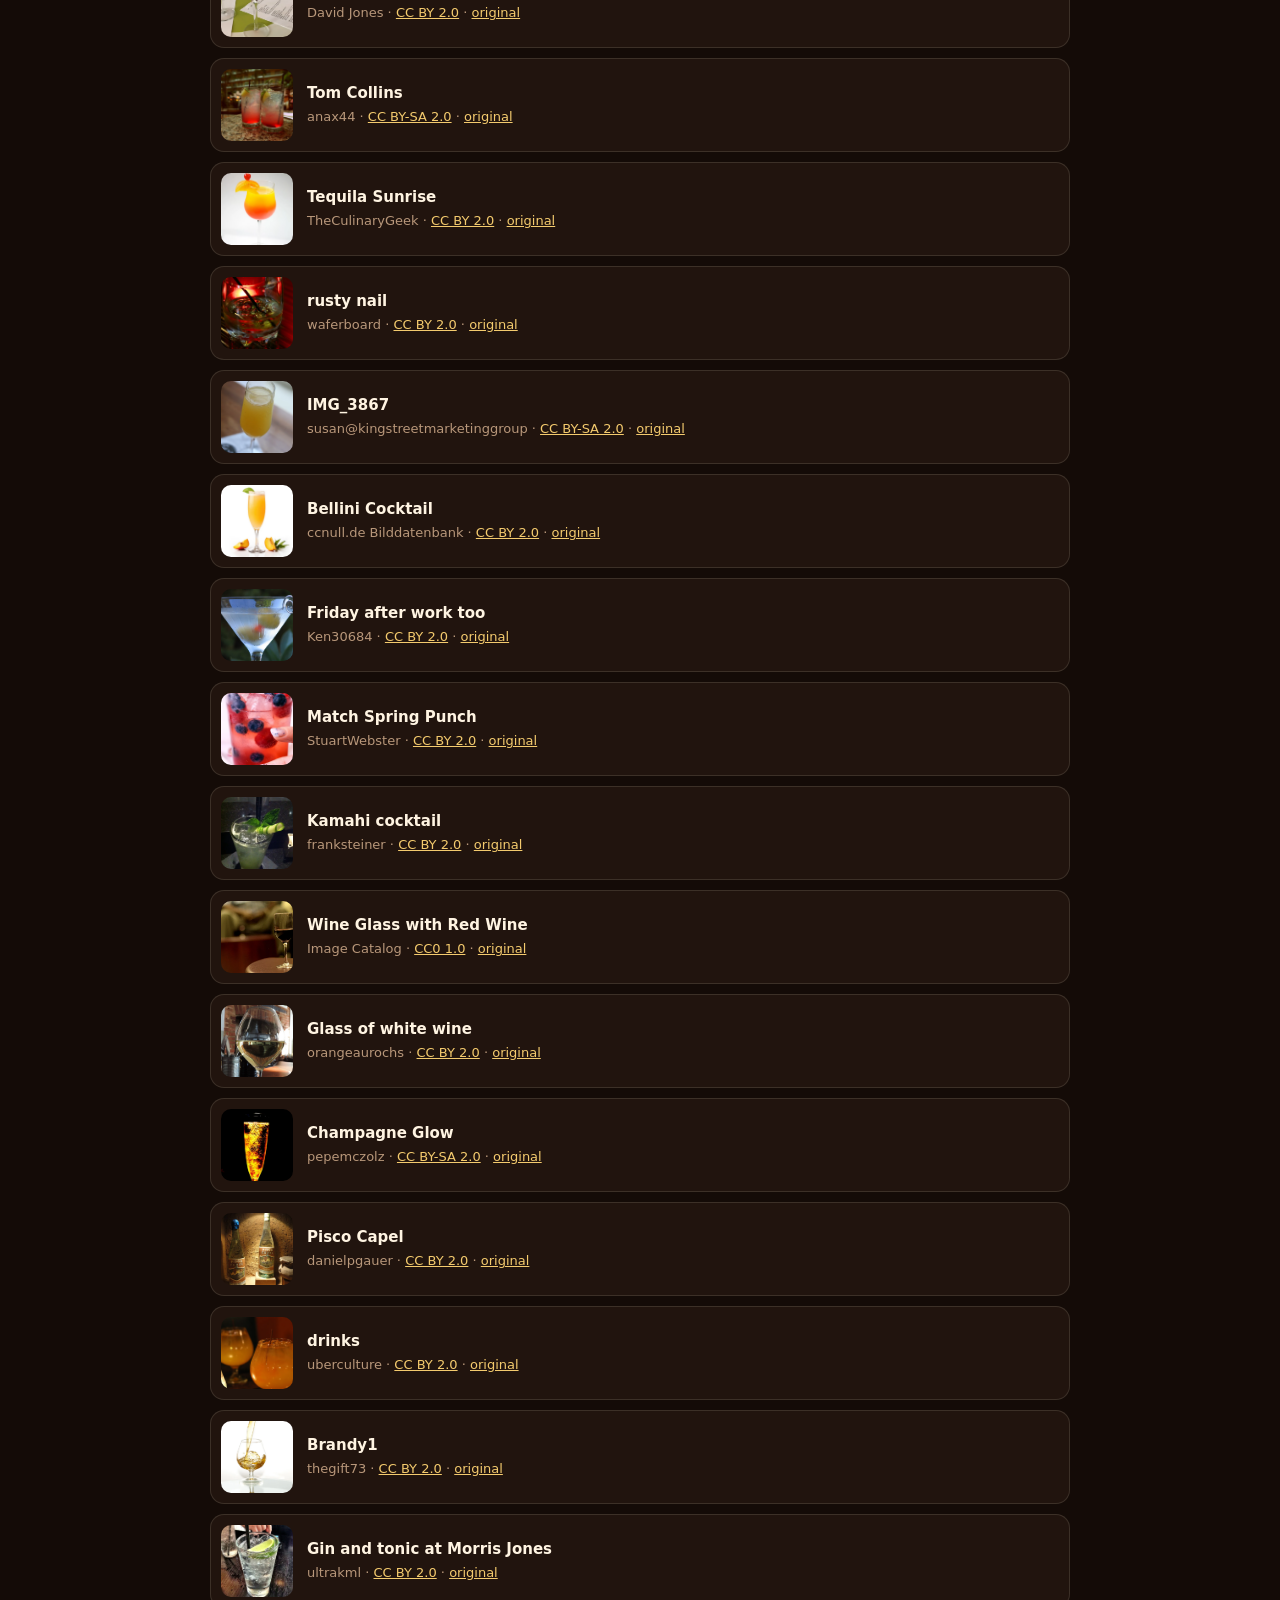
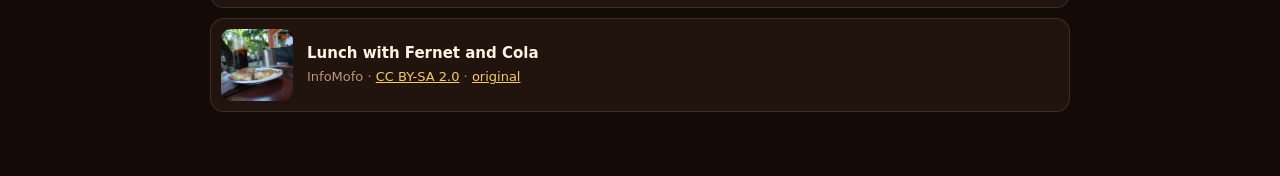
<file: creditos.html>
<!doctype html>
<html lang="es"><head><meta charset="utf-8"><meta name="viewport" content="width=device-width,initial-scale=1">
<title>Créditos de fotos · Doña Filomena</title><meta name="robots" content="noindex">
<link rel="icon" href="favicon.svg" type="image/svg+xml">
<style>
body{margin:0;font-family:system-ui,-apple-system,"Segoe UI",sans-serif;background:#140B07;color:#FFF4E2;line-height:1.5}
main{max-width:860px;margin:0 auto;padding:32px 16px 64px}
h1{font-size:28px;margin:0 0 6px}p{color:#E8D3B6}a{color:#F4CB6E}
ul{list-style:none;padding:0;margin:24px 0 0;display:grid;gap:10px}
li{display:flex;gap:14px;align-items:center;padding:10px;border:1px solid rgba(255,240,220,.12);border-radius:14px;background:#21140E}
li img{width:72px;height:72px;object-fit:cover;border-radius:10px;flex-shrink:0}
li b{display:block;font-size:15px}li span{font-size:13px;color:#B8977A}
</style></head><body><main>
<p><a href="./">← Volver a Doña Filomena</a></p>
<h1>Créditos de fotos</h1>
<p>Las fotos de platos, tragos y del local son de Doña Filomena. Algunas bebidas se ilustran con fotos de referencia con licencia libre (Creative Commons), obtenidas en Openverse. Pueden modificarse al recortarlas. Gracias a sus autores.</p>
<ul>
<li><img src="assets/img/bebidas/espresso-2.webp" alt="" loading="lazy" width="72" height="72"><div><b>Full Coffee Cup 4</b><span>Paul Prins! · <a href="https://creativecommons.org/licenses/by/2.0/" target="_blank" rel="noopener">CC BY 2.0</a> · <a href="https://www.flickr.com/photos/69388755@N00/71787480" target="_blank" rel="noopener">original</a></span></div></li>
<li><img src="assets/img/bebidas/americano-1.webp" alt="" loading="lazy" width="72" height="72"><div><b>Caffe Americano</b><span>renaissancechambara · <a href="https://creativecommons.org/licenses/by/2.0/" target="_blank" rel="noopener">CC BY 2.0</a> · <a href="https://www.flickr.com/photos/39435232@N00/5146587893" target="_blank" rel="noopener">original</a></span></div></li>
<li><img src="assets/img/bebidas/cappuccino-2.webp" alt="" loading="lazy" width="72" height="72"><div><b>Le Creuset Cappuccino cup</b><span>Schill · <a href="https://creativecommons.org/licenses/by/2.0/" target="_blank" rel="noopener">CC BY 2.0</a> · <a href="https://www.flickr.com/photos/12289718@N00/16685129395" target="_blank" rel="noopener">original</a></span></div></li>
<li><img src="assets/img/bebidas/latte.webp" alt="" loading="lazy" width="72" height="72"><div><b>Caffe Latte - The Maling Room</b><span>avlxyz · <a href="https://creativecommons.org/licenses/by-sa/2.0/" target="_blank" rel="noopener">CC BY-SA 2.0</a> · <a href="https://www.flickr.com/photos/10559879@N00/2427469950" target="_blank" rel="noopener">original</a></span></div></li>
<li><img src="assets/img/bebidas/mocaccino.webp" alt="" loading="lazy" width="72" height="72"><div><b>Caffe Mocha at R25 in Ginza</b><span>svachalek · <a href="https://creativecommons.org/licenses/by-sa/2.0/" target="_blank" rel="noopener">CC BY-SA 2.0</a> · <a href="https://www.flickr.com/photos/18821191@N00/4677364523" target="_blank" rel="noopener">original</a></span></div></li>
<li><img src="assets/img/bebidas/te-2.webp" alt="" loading="lazy" width="72" height="72"><div><b>Fresh cup of tea</b><span>DarkAura · <a href="https://creativecommons.org/licenses/by-sa/2.0/" target="_blank" rel="noopener">CC BY-SA 2.0</a> · <a href="https://www.flickr.com/photos/81194226@N07/7740077532" target="_blank" rel="noopener">original</a></span></div></li>
<li><img src="assets/img/bebidas/limonada-menta-2.webp" alt="" loading="lazy" width="72" height="72"><div><b>mint lemonade</b><span>Coffee on Sundays · <a href="https://creativecommons.org/licenses/by-sa/2.0/" target="_blank" rel="noopener">CC BY-SA 2.0</a> · <a href="https://www.flickr.com/photos/75433066@N00/273211430" target="_blank" rel="noopener">original</a></span></div></li>
<li><img src="assets/img/bebidas/limonada-menta-3.webp" alt="" loading="lazy" width="72" height="72"><div><b>Mint lemonade slushie</b><span>joyosity · <a href="https://creativecommons.org/licenses/by/2.0/" target="_blank" rel="noopener">CC BY 2.0</a> · <a href="https://www.flickr.com/photos/33993074@N00/9318580149" target="_blank" rel="noopener">original</a></span></div></li>
<li><img src="assets/img/bebidas/maracuya-1.webp" alt="" loading="lazy" width="72" height="72"><div><b>Siem Reap: iced passion fruit juice</b><span>@felixtriller · <a href="https://creativecommons.org/licenses/by/2.0/" target="_blank" rel="noopener">CC BY 2.0</a> · <a href="https://www.flickr.com/photos/21480682@N03/5057850765" target="_blank" rel="noopener">original</a></span></div></li>
<li><img src="assets/img/bebidas/batido-1.webp" alt="" loading="lazy" width="72" height="72"><div><b>Milkshake</b><span>Dicemanic · <a href="https://creativecommons.org/licenses/by/2.0/" target="_blank" rel="noopener">CC BY 2.0</a> · <a href="https://www.flickr.com/photos/22016736@N00/16714393" target="_blank" rel="noopener">original</a></span></div></li>
<li><img src="assets/img/bebidas/pepino-3.webp" alt="" loading="lazy" width="72" height="72"><div><b>Homemade cucumber lemonade</b><span>Jakub Kapusnak · <a href="https://creativecommons.org/publicdomain/zero/1.0/" target="_blank" rel="noopener">CC0 1.0</a> · <a href="https://www.rawpixel.com/image/448067/free-photo-image-food-beverage-cc0" target="_blank" rel="noopener">original</a></span></div></li>
<li><img src="assets/img/bebidas/arandano-2.webp" alt="" loading="lazy" width="72" height="72"><div><b>Chocolate Blueberry Smoothie w/Lime</b><span>VegaTeam · <a href="https://creativecommons.org/licenses/by/2.0/" target="_blank" rel="noopener">CC BY 2.0</a> · <a href="https://www.flickr.com/photos/59256189@N04/5867216907" target="_blank" rel="noopener">original</a></span></div></li>
<li><img src="assets/img/bebidas/jarra-limonada-3.webp" alt="" loading="lazy" width="72" height="72"><div><b>Free lemonade pitcher, summer, pool</b><span>Autor desconocido · <a href="https://creativecommons.org/publicdomain/zero/1.0/" target="_blank" rel="noopener">CC0 1.0</a> · <a href="https://www.rawpixel.com/image/5917531/image-public-domain-summer-lemons" target="_blank" rel="noopener">original</a></span></div></li>
<li><img src="assets/img/bebidas/schop.webp" alt="" loading="lazy" width="72" height="72"><div><b>Giant beer</b><span>cowbite · <a href="https://creativecommons.org/licenses/by-sa/2.0/" target="_blank" rel="noopener">CC BY-SA 2.0</a> · <a href="https://www.flickr.com/photos/24886284@N00/1006533333" target="_blank" rel="noopener">original</a></span></div></li>
<li><img src="assets/img/bebidas/schop-3.webp" alt="" loading="lazy" width="72" height="72"><div><b>Beer</b><span>Tim Dobson · <a href="https://creativecommons.org/licenses/by/2.0/" target="_blank" rel="noopener">CC BY 2.0</a> · <a href="https://www.flickr.com/photos/7768124@N08/3556485764" target="_blank" rel="noopener">original</a></span></div></li>
<li><img src="assets/img/bebidas/cerveza-ambar-3.webp" alt="" loading="lazy" width="72" height="72"><div><b>beer glass full</b><span>Tim Pearce, Los Gatos · <a href="https://creativecommons.org/licenses/by/2.0/" target="_blank" rel="noopener">CC BY 2.0</a> · <a href="https://www.flickr.com/photos/42937777@N00/3498214787" target="_blank" rel="noopener">original</a></span></div></li>
<li><img src="assets/img/bebidas/mojito.webp" alt="" loading="lazy" width="72" height="72"><div><b>Mojito Cocktail</b><span>Dave Meier · <a href="https://creativecommons.org/publicdomain/zero/1.0/" target="_blank" rel="noopener">CC0 1.0</a> · <a href="https://stocksnap.io/photo/mojito-cocktail-4178415E1A" target="_blank" rel="noopener">original</a></span></div></li>
<li><img src="assets/img/bebidas/mojito-2.webp" alt="" loading="lazy" width="72" height="72"><div><b>Mojito cocktail recipe, cocktail with white rum mint and lime</b><span>Wine Dharma · <a href="https://creativecommons.org/licenses/by/2.0/" target="_blank" rel="noopener">CC BY 2.0</a> · <a href="https://www.flickr.com/photos/31027007@N08/30929683973" target="_blank" rel="noopener">original</a></span></div></li>
<li><img src="assets/img/bebidas/mojito-3.webp" alt="" loading="lazy" width="72" height="72"><div><b>Mojito cocktail, cocktail con rum bianco menta lime e zucchero</b><span>Wine Dharma · <a href="https://creativecommons.org/licenses/by/2.0/" target="_blank" rel="noopener">CC BY 2.0</a> · <a href="https://www.flickr.com/photos/31027007@N08/27240718523" target="_blank" rel="noopener">original</a></span></div></li>
<li><img src="assets/img/bebidas/pisco-sour.webp" alt="" loading="lazy" width="72" height="72"><div><b>Pisco Sour</b><span>T.78UopXx · <a href="https://creativecommons.org/licenses/by-sa/2.0/" target="_blank" rel="noopener">CC BY-SA 2.0</a> · <a href="https://www.flickr.com/photos/95786359@N05/8770440670" target="_blank" rel="noopener">original</a></span></div></li>
<li><img src="assets/img/bebidas/pisco-sour-3.webp" alt="" loading="lazy" width="72" height="72"><div><b>Pisco Sour - La Mar, Lima</b><span>Lindblom · <a href="https://creativecommons.org/licenses/by/2.0/" target="_blank" rel="noopener">CC BY 2.0</a> · <a href="https://www.flickr.com/photos/35771205@N00/8209364265" target="_blank" rel="noopener">original</a></span></div></li>
<li><img src="assets/img/bebidas/mango-sour-2.webp" alt="" loading="lazy" width="72" height="72"><div><b>mango dream</b><span>Matthias Rhomberg · <a href="https://creativecommons.org/licenses/by/2.0/" target="_blank" rel="noopener">CC BY 2.0</a> · <a href="https://www.flickr.com/photos/33772123@N03/3444207913" target="_blank" rel="noopener">original</a></span></div></li>
<li><img src="assets/img/bebidas/whisky-sour.webp" alt="" loading="lazy" width="72" height="72"><div><b>fatty crab whiskey sour</b><span>goodiesfirst · <a href="https://creativecommons.org/licenses/by/2.0/" target="_blank" rel="noopener">CC BY 2.0</a> · <a href="https://www.flickr.com/photos/49215102@N00/3437186488" target="_blank" rel="noopener">original</a></span></div></li>
<li><img src="assets/img/bebidas/amaretto-sour-3.webp" alt="" loading="lazy" width="72" height="72"><div><b>VTR - Ultimate Amaretto Sour</b><span>Edsel L · <a href="https://creativecommons.org/licenses/by-sa/2.0/" target="_blank" rel="noopener">CC BY-SA 2.0</a> · <a href="https://www.flickr.com/photos/27119975@N00/15660922338" target="_blank" rel="noopener">original</a></span></div></li>
<li><img src="assets/img/bebidas/caipirinha.webp" alt="" loading="lazy" width="72" height="72"><div><b>Caipirinhas</b><span>andybullock77 · <a href="https://creativecommons.org/licenses/by/2.0/" target="_blank" rel="noopener">CC BY 2.0</a> · <a href="https://www.flickr.com/photos/94549249@N00/4607609510" target="_blank" rel="noopener">original</a></span></div></li>
<li><img src="assets/img/bebidas/negroni.webp" alt="" loading="lazy" width="72" height="72"><div><b>The start to this eve&#x27;s Italian Affair: an Orangcio Negroni #cocktail</b><span>hanspetermeyer.com · <a href="https://creativecommons.org/licenses/by-sa/2.0/" target="_blank" rel="noopener">CC BY-SA 2.0</a> · <a href="https://www.flickr.com/photos/9522129@N03/9229136148" target="_blank" rel="noopener">original</a></span></div></li>
<li><img src="assets/img/bebidas/black-russian.webp" alt="" loading="lazy" width="72" height="72"><div><b>Black Russian Cocktail</b><span>ccnull.de Bilddatenbank · <a href="https://creativecommons.org/licenses/by/2.0/" target="_blank" rel="noopener">CC BY 2.0</a> · <a href="https://www.flickr.com/photos/115225894@N07/53502962927" target="_blank" rel="noopener">original</a></span></div></li>
<li><img src="assets/img/bebidas/mai-tai.webp" alt="" loading="lazy" width="72" height="72"><div><b>Hawaii Mai Tai Cocktail</b><span>ccnull.de Bilddatenbank · <a href="https://creativecommons.org/licenses/by/2.0/" target="_blank" rel="noopener">CC BY 2.0</a> · <a href="https://www.flickr.com/photos/115225894@N07/54307849112" target="_blank" rel="noopener">original</a></span></div></li>
<li><img src="assets/img/bebidas/cosmopolitan.webp" alt="" loading="lazy" width="72" height="72"><div><b>Cosmopolitan cocktail</b><span>David Jones · <a href="https://creativecommons.org/licenses/by/2.0/" target="_blank" rel="noopener">CC BY 2.0</a> · <a href="https://www.flickr.com/photos/45457437@N00/20249545920" target="_blank" rel="noopener">original</a></span></div></li>
<li><img src="assets/img/bebidas/tom-collins-1.webp" alt="" loading="lazy" width="72" height="72"><div><b>Tom Collins</b><span>anax44 · <a href="https://creativecommons.org/licenses/by-sa/2.0/" target="_blank" rel="noopener">CC BY-SA 2.0</a> · <a href="https://www.flickr.com/photos/72547033@N06/13989417464" target="_blank" rel="noopener">original</a></span></div></li>
<li><img src="assets/img/bebidas/tequila-sunrise-3.webp" alt="" loading="lazy" width="72" height="72"><div><b>Tequila Sunrise</b><span>TheCulinaryGeek · <a href="https://creativecommons.org/licenses/by/2.0/" target="_blank" rel="noopener">CC BY 2.0</a> · <a href="https://www.flickr.com/photos/72949902@N00/5084102035" target="_blank" rel="noopener">original</a></span></div></li>
<li><img src="assets/img/bebidas/rusty-nail-2.webp" alt="" loading="lazy" width="72" height="72"><div><b>rusty nail</b><span>waferboard · <a href="https://creativecommons.org/licenses/by/2.0/" target="_blank" rel="noopener">CC BY 2.0</a> · <a href="https://www.flickr.com/photos/60944931@N00/3931665338" target="_blank" rel="noopener">original</a></span></div></li>
<li><img src="assets/img/bebidas/mimosa-3.webp" alt="" loading="lazy" width="72" height="72"><div><b>IMG_3867</b><span>susan@kingstreetmarketinggroup · <a href="https://creativecommons.org/licenses/by-sa/2.0/" target="_blank" rel="noopener">CC BY-SA 2.0</a> · <a href="https://www.flickr.com/photos/64141731@N00/7577008516" target="_blank" rel="noopener">original</a></span></div></li>
<li><img src="assets/img/bebidas/bellini-3.webp" alt="" loading="lazy" width="72" height="72"><div><b>Bellini Cocktail</b><span>ccnull.de Bilddatenbank · <a href="https://creativecommons.org/licenses/by/2.0/" target="_blank" rel="noopener">CC BY 2.0</a> · <a href="https://www.flickr.com/photos/115225894@N07/53497865594" target="_blank" rel="noopener">original</a></span></div></li>
<li><img src="assets/img/bebidas/dry-martini-1.webp" alt="" loading="lazy" width="72" height="72"><div><b>Friday after work too</b><span>Ken30684 · <a href="https://creativecommons.org/licenses/by/2.0/" target="_blank" rel="noopener">CC BY 2.0</a> · <a href="https://www.flickr.com/photos/19886767@N00/206846709" target="_blank" rel="noopener">original</a></span></div></li>
<li><img src="assets/img/bebidas/espumante-frutos.webp" alt="" loading="lazy" width="72" height="72"><div><b>Match Spring Punch</b><span>StuartWebster · <a href="https://creativecommons.org/licenses/by/2.0/" target="_blank" rel="noopener">CC BY 2.0</a> · <a href="https://www.flickr.com/photos/34883952@N02/4231501683" target="_blank" rel="noopener">original</a></span></div></li>
<li><img src="assets/img/bebidas/el-santo.webp" alt="" loading="lazy" width="72" height="72"><div><b>Kamahi cocktail</b><span>franksteiner · <a href="https://creativecommons.org/licenses/by/2.0/" target="_blank" rel="noopener">CC BY 2.0</a> · <a href="https://www.flickr.com/photos/21500897@N07/7989621445" target="_blank" rel="noopener">original</a></span></div></li>
<li><img src="assets/img/bebidas/vino-tinto-2.webp" alt="" loading="lazy" width="72" height="72"><div><b>Wine Glass with Red Wine</b><span>Image Catalog · <a href="https://creativecommons.org/publicdomain/zero/1.0/" target="_blank" rel="noopener">CC0 1.0</a> · <a href="https://www.flickr.com/photos/132795455@N08/21911441615" target="_blank" rel="noopener">original</a></span></div></li>
<li><img src="assets/img/bebidas/vino-blanco-2.webp" alt="" loading="lazy" width="72" height="72"><div><b>Glass of white wine</b><span>orangeaurochs · <a href="https://creativecommons.org/licenses/by/2.0/" target="_blank" rel="noopener">CC BY 2.0</a> · <a href="https://www.flickr.com/photos/34905030@N00/12859528345" target="_blank" rel="noopener">original</a></span></div></li>
<li><img src="assets/img/bebidas/espumante-2.webp" alt="" loading="lazy" width="72" height="72"><div><b>Champagne Glow</b><span>pepemczolz · <a href="https://creativecommons.org/licenses/by-sa/2.0/" target="_blank" rel="noopener">CC BY-SA 2.0</a> · <a href="https://www.flickr.com/photos/42115925@N08/4360231369" target="_blank" rel="noopener">original</a></span></div></li>
<li><img src="assets/img/bebidas/pisco.webp" alt="" loading="lazy" width="72" height="72"><div><b>Pisco Capel</b><span>danielpgauer · <a href="https://creativecommons.org/licenses/by/2.0/" target="_blank" rel="noopener">CC BY 2.0</a> · <a href="https://www.flickr.com/photos/8856591@N08/5390292692" target="_blank" rel="noopener">original</a></span></div></li>
<li><img src="assets/img/bebidas/ron-2.webp" alt="" loading="lazy" width="72" height="72"><div><b>drinks</b><span>uberculture · <a href="https://creativecommons.org/licenses/by/2.0/" target="_blank" rel="noopener">CC BY 2.0</a> · <a href="https://www.flickr.com/photos/69745777@N00/2373924782" target="_blank" rel="noopener">original</a></span></div></li>
<li><img src="assets/img/bebidas/whisky-1.webp" alt="" loading="lazy" width="72" height="72"><div><b>Brandy1</b><span>thegift73 · <a href="https://creativecommons.org/licenses/by/2.0/" target="_blank" rel="noopener">CC BY 2.0</a> · <a href="https://www.flickr.com/photos/28519734@N00/6163946917" target="_blank" rel="noopener">original</a></span></div></li>
<li><img src="assets/img/bebidas/gin-2.webp" alt="" loading="lazy" width="72" height="72"><div><b>Gin and tonic at Morris Jones</b><span>ultrakml · <a href="https://creativecommons.org/licenses/by/2.0/" target="_blank" rel="noopener">CC BY 2.0</a> · <a href="https://www.flickr.com/photos/34948727@N00/8207239477" target="_blank" rel="noopener">original</a></span></div></li>
<li><img src="assets/img/bebidas/fernet-2.webp" alt="" loading="lazy" width="72" height="72"><div><b>Lunch with Fernet and Cola</b><span>InfoMofo · <a href="https://creativecommons.org/licenses/by-sa/2.0/" target="_blank" rel="noopener">CC BY-SA 2.0</a> · <a href="https://www.flickr.com/photos/40689227@N00/3425994048" target="_blank" rel="noopener">original</a></span></div></li>
</ul></main></body></html>
</file>
<file: assets/css/styles.css>
/* =========================================================
   DOÑA FILOMENA · estilos
   Paleta cálida en crema · Fraunces (títulos) + Manrope (texto)
   ========================================================= */
:root{
  --bg:#FBF3E6;
  --bg-2:#F5E6CF;
  --bg-3:#EBD3AE;
  --card:#FFFBF4;
  --ink:#2B1810;
  --ink-2:#5B3A25;
  --ink-3:#8A6448;
  --red:#D3202E;
  --red-2:#A5151F;
  --terra:#C2202C;
  --teal:#2F7436;
  --gold:#E1A43B;
  --gold-2:#F4CB6E;
  --olive:#2F7436;
  --wa:#168A47;
  --wa-2:#0F6E37;
  --line:rgba(43,24,16,.12);
  --line-2:rgba(43,24,16,.07);
  --sh-1:0 1px 2px rgba(43,24,16,.06),0 4px 14px rgba(43,24,16,.06);
  --sh-2:0 2px 6px rgba(43,24,16,.08),0 14px 36px rgba(43,24,16,.12);
  --sh-3:0 30px 70px rgba(43,24,16,.22);
  --r-s:10px;--r-m:16px;--r-l:24px;--r-xl:32px;
  --serif:'Fraunces',Georgia,'Times New Roman',serif;
  --sans:'Manrope',system-ui,-apple-system,'Segoe UI',sans-serif;
  --hdr-h:68px;
  --max:1200px;
  --gut:clamp(16px,4vw,40px);
  --ease:cubic-bezier(.2,.8,.2,1);
  --spring:cubic-bezier(.34,1.4,.64,1);
}

/* ---------- base ---------- */
*,*::before,*::after{box-sizing:border-box;margin:0;padding:0}
html{scroll-behavior:smooth;-webkit-text-size-adjust:100%;scroll-padding-top:calc(var(--hdr-h) + 64px)}
body{
  font-family:var(--sans);font-size:16px;line-height:1.6;color:var(--ink);
  background:var(--bg);overflow-x:hidden;-webkit-font-smoothing:antialiased;
}
/* grano sutil de papel */
body::before{
  content:"";position:fixed;inset:0;pointer-events:none;z-index:0;opacity:.35;mix-blend-mode:multiply;
  background-image:url("data:image/svg+xml,%3Csvg xmlns='http://www.w3.org/2000/svg' width='160' height='160'%3E%3Cfilter id='n'%3E%3CfeTurbulence type='fractalNoise' baseFrequency='.85' numOctaves='2' stitchTiles='stitch'/%3E%3CfeColorMatrix values='0 0 0 0 .55 0 0 0 0 .38 0 0 0 0 .22 0 0 0 .09 0'/%3E%3C/filter%3E%3Crect width='100%25' height='100%25' filter='url(%23n)'/%3E%3C/svg%3E");
}
main,header,footer,.ribbon{position:relative;z-index:1}
img{display:block;max-width:100%;height:auto}
a{color:inherit;text-decoration:none}
button{font:inherit;color:inherit;background:none;border:0;cursor:pointer;-webkit-tap-highlight-color:transparent}
input,textarea{font:inherit;color:inherit}
:focus-visible{outline:2.5px solid var(--red);outline-offset:3px;border-radius:6px}
svg{display:block}
[hidden]{display:none!important}
.skip{position:absolute;left:-999px;top:8px;z-index:999;background:var(--ink);color:#fff;padding:10px 16px;border-radius:8px}
.skip:focus{left:8px}

h1,h2,h3{font-family:var(--serif);font-weight:600;line-height:1.05;letter-spacing:-.02em;font-variation-settings:"opsz" 144}
h1 em,h2 em,h3 em{font-style:italic;font-weight:500;color:var(--red)}
.kicker{
  display:inline-flex;align-items:center;gap:10px;
  font-size:12px;font-weight:700;letter-spacing:.18em;text-transform:uppercase;color:var(--teal);
}
.kicker::before{content:"";width:22px;height:1.5px;background:currentColor}
.kicker.light{color:var(--gold-2)}

/* ---------- botones ---------- */
.btn{
  display:inline-flex;align-items:center;justify-content:center;gap:10px;
  min-height:52px;padding:0 26px;border-radius:999px;
  font-weight:700;font-size:15px;letter-spacing:.01em;
  transition:transform .25s var(--spring),background .2s,box-shadow .25s,color .2s;
}
.btn svg{width:18px;height:18px;transition:transform .25s var(--ease)}
.btn:hover svg{transform:translateX(3px)}
.btn:active{transform:scale(.97)}
.btn:disabled{opacity:.5;cursor:not-allowed;box-shadow:none}
.btn-primary{background:var(--red);color:#fff;box-shadow:0 10px 24px -8px rgba(179,50,31,.6)}
.btn-primary:hover{background:var(--red-2);transform:translateY(-2px)}
.btn-ghost{border:1.5px solid var(--ink);color:var(--ink)}
.btn-ghost:hover{background:var(--ink);color:var(--bg)}
.btn-wa{width:100%;background:var(--wa);color:#fff;box-shadow:0 10px 24px -10px rgba(22,138,71,.7)}
.btn-wa:hover{background:var(--wa-2)}
.btn-wa svg{width:22px;height:22px}
.btn-wa:hover svg{transform:none}
.circle-btn{
  width:44px;height:44px;border-radius:50%;display:grid;place-items:center;
  border:1.5px solid var(--line);background:var(--card);transition:background .2s,border-color .2s,transform .2s;
}
.circle-btn:hover{border-color:var(--ink);transform:scale(1.05)}
.circle-btn svg{width:20px;height:20px}
.link-arrow{
  display:inline-flex;align-items:center;gap:8px;margin-top:18px;
  font-weight:700;font-size:14px;border-bottom:1.5px solid currentColor;padding-bottom:2px;
}
.link-arrow::after{content:"→";transition:transform .2s}
.link-arrow:hover::after{transform:translateX(4px)}

/* ---------- cinta ---------- */
.ribbon{background:var(--ink);color:var(--bg-2);overflow:hidden;height:36px;display:flex;align-items:center}
.ribbon-track{display:flex;gap:48px;white-space:nowrap;animation:marquee 38s linear infinite;padding-left:48px;font-size:13px;font-weight:600;letter-spacing:.02em}
.ribbon:hover .ribbon-track{animation-play-state:paused}
@keyframes marquee{to{transform:translateX(-50%)}}

/* ---------- header ---------- */
.hdr{
  position:sticky;top:0;z-index:200;height:var(--hdr-h);
  display:flex;align-items:center;justify-content:space-between;gap:16px;
  padding:0 var(--gut);
  background:rgba(251,243,230,.82);backdrop-filter:saturate(1.4) blur(14px);-webkit-backdrop-filter:saturate(1.4) blur(14px);
  border-bottom:1px solid transparent;transition:border-color .3s,box-shadow .3s;
}
.hdr.scrolled{border-color:var(--line);box-shadow:0 6px 24px -14px rgba(43,24,16,.25)}
.brand{display:flex;align-items:center;gap:10px;color:var(--red);flex-shrink:0}
.brand-mark{width:44px;height:44px;flex-shrink:0}
.brand-txt{display:flex;flex-direction:column;line-height:1.05}
.brand-txt b{font-family:var(--serif);font-size:21px;font-weight:700;font-style:italic;letter-spacing:-.01em}
.brand-txt small{font-size:10px;font-weight:700;letter-spacing:.2em;text-transform:uppercase;color:var(--ink-3);margin-top:3px}
.nav{display:none;gap:4px}
.nav a{padding:8px 14px;border-radius:999px;font-weight:600;font-size:14.5px;color:var(--ink-2);transition:background .2s,color .2s}
.nav a:hover{background:var(--bg-2);color:var(--ink)}
.hdr-actions{display:flex;align-items:center;gap:10px}

/* segmented local switch */

.cart-btn{
  position:relative;width:48px;height:48px;border-radius:50%;
  background:var(--red);color:#fff;display:grid;place-items:center;
  box-shadow:0 8px 20px -8px rgba(179,50,31,.7);transition:transform .2s var(--spring),background .2s;
}
.cart-btn:hover{background:var(--red-2)}
.cart-btn svg{width:22px;height:22px}
.cart-btn.bump{animation:bump .5s var(--spring)}
@keyframes bump{0%{transform:scale(1)}35%{transform:scale(1.18)}100%{transform:scale(1)}}
.cart-count{
  position:absolute;top:-4px;right:-4px;min-width:22px;height:22px;padding:0 6px;border-radius:999px;
  background:var(--gold);color:var(--ink);font-size:12px;font-weight:800;display:grid;place-items:center;
  border:2px solid var(--bg);transform:scale(0);transition:transform .3s var(--spring);
}
.cart-count.on{transform:scale(1)}

.burger{width:44px;height:44px;border-radius:50%;display:grid;place-content:center;gap:6px;border:1.5px solid var(--line)}
.burger span{width:18px;height:2px;background:var(--ink);border-radius:2px;transition:transform .3s var(--ease)}
.burger[aria-expanded="true"] span:first-child{transform:translateY(4px) rotate(45deg)}
.burger[aria-expanded="true"] span:last-child{transform:translateY(-4px) rotate(-45deg)}

.mnav{
  position:fixed;top:calc(var(--hdr-h));left:0;right:0;z-index:190;
  background:var(--bg);border-bottom:1px solid var(--line);box-shadow:var(--sh-2);
  display:flex;flex-direction:column;padding:8px var(--gut) 20px;
  transform:translateY(-12px);opacity:0;pointer-events:none;visibility:hidden;transition:transform .3s var(--ease),opacity .3s,visibility 0s .3s;
}
.mnav.on{transform:none;opacity:1;pointer-events:auto;visibility:visible;transition:transform .3s var(--ease),opacity .3s}
.mnav a{padding:14px 4px;border-bottom:1px solid var(--line-2);font-family:var(--serif);font-size:24px;font-weight:600}

/* ---------- secciones ---------- */
.sec{padding:clamp(56px,7vw,96px) var(--gut);max-width:var(--max);margin:0 auto}
.sec-head{max-width:720px;margin-bottom:clamp(28px,4vw,48px)}
.sec-head.row{max-width:none;display:flex;align-items:flex-end;justify-content:space-between;gap:20px}
.sec-head h2{font-size:clamp(36px,6vw,64px);margin:14px 0 14px}
.sec-sub{color:var(--ink-2);font-size:clamp(15px,1.6vw,17px);max-width:620px}

/* ---------- hero ---------- */
.hero{
  max-width:var(--max);margin:0 auto;padding:clamp(28px,5vw,64px) var(--gut) clamp(48px,6vw,80px);
  display:grid;gap:clamp(32px,5vw,56px);align-items:center;
}
.eyebrow{display:inline-flex;align-items:center;gap:10px;padding:7px 14px 7px 12px;border-radius:999px;background:var(--card);border:1px solid var(--line);font-size:13px;font-weight:700;color:var(--ink-2)}
.dot{width:9px;height:9px;border-radius:50%;background:var(--ink-3);flex-shrink:0}
.dot.open{background:#2E9D52;box-shadow:0 0 0 0 rgba(46,157,82,.5);animation:ping 2s infinite}
.dot.closed{background:var(--red)}
@keyframes ping{0%{box-shadow:0 0 0 0 rgba(46,157,82,.55)}70%{box-shadow:0 0 0 9px rgba(46,157,82,0)}100%{box-shadow:0 0 0 0 rgba(46,157,82,0)}}
.hero h1{font-size:clamp(48px,10.5vw,104px);margin:22px 0 22px;font-weight:600;letter-spacing:-.035em;line-height:.95}
.hero h1 em{position:relative;white-space:nowrap}
.hero h1 em::after{
  content:"";position:absolute;left:-2%;right:-2%;bottom:.02em;height:.16em;z-index:-1;border-radius:4px;
  background:var(--gold-2);opacity:.75;transform:scaleX(0);transform-origin:left;animation:underline 1s .6s var(--ease) forwards;
}
@keyframes underline{to{transform:scaleX(1)}}
.lead{font-size:clamp(16px,1.8vw,19px);color:var(--ink-2);max-width:520px}
.hero-ctas{display:flex;flex-wrap:wrap;gap:12px;margin:30px 0 34px}
.trust{list-style:none;display:flex;gap:clamp(18px,4vw,40px);flex-wrap:wrap;padding-top:22px;border-top:1px solid var(--line)}
.trust li{display:flex;flex-direction:column;line-height:1.15}
.trust b{font-family:var(--serif);font-size:30px;font-weight:600;color:var(--ink)}
.trust span{font-size:12.5px;color:var(--ink-3);font-weight:600}

.hero-art{position:relative;height:clamp(380px,62vw,600px);perspective:1000px}
.ph{
  position:absolute;margin:0;border-radius:var(--r-l);overflow:hidden;background:var(--bg-3);
  box-shadow:var(--sh-3);border:6px solid var(--card);
  transition:transform .6s var(--ease);will-change:transform;
}
.ph img{width:100%;height:100%;object-fit:cover}
.ph-1{left:4%;top:4%;width:74%;aspect-ratio:3/2.15;--r:-3deg;transform:rotate(var(--r))}
.ph-2{left:0;bottom:4%;width:56%;aspect-ratio:2.4/1;--r:4deg;transform:rotate(var(--r));z-index:2}
.ph-3{right:0;bottom:10%;width:40%;aspect-ratio:.86;--r:6deg;transform:rotate(var(--r));z-index:3}
.ph figcaption{
  position:absolute;left:12px;bottom:12px;padding:5px 12px;border-radius:999px;
  background:var(--card);color:var(--red);font-family:var(--serif);font-style:italic;font-weight:600;font-size:15px;
}
.seal{position:absolute;right:4%;top:0;width:clamp(116px,18vw,170px);aspect-ratio:1;z-index:4;transition:transform .6s var(--ease)}
.seal svg{width:100%;height:100%;animation:spin 22s linear infinite}
.seal-bg{fill:var(--red)}
.seal-txt{fill:#FFF3DC;font-family:var(--sans);font-size:15px;font-weight:800;letter-spacing:1px}
.seal-core{position:absolute;inset:0;display:grid;place-items:center;font-size:clamp(34px,5vw,48px)}
@keyframes spin{to{transform:rotate(360deg)}}

/* ---------- locales ---------- */
.loc-grid{display:grid;gap:20px}
.loc{
  position:relative;display:flex;flex-direction:column;border-radius:var(--r-xl);overflow:hidden;
  background:var(--card);border:2px solid var(--line-2);box-shadow:var(--sh-1);
  transition:border-color .3s,box-shadow .3s,transform .3s var(--ease);
}
.loc:hover{transform:translateY(-4px);box-shadow:var(--sh-2)}
.loc-img{position:relative;aspect-ratio:16/9;overflow:hidden;background:var(--ink)}
.loc-img img{width:100%;height:100%;object-fit:cover;object-position:center 35%;transition:transform .8s var(--ease)}
.loc:hover .loc-img img{transform:scale(1.04)}
.loc-ph{
  width:100%;height:100%;display:grid;place-items:center;color:var(--gold-2);
  background:
    radial-gradient(circle at 20% 20%,rgba(244,203,110,.35),transparent 45%),
    radial-gradient(circle at 85% 80%,rgba(208,100,58,.55),transparent 50%),
    repeating-linear-gradient(45deg,rgba(255,255,255,.04) 0 2px,transparent 2px 14px),
    linear-gradient(135deg,#3A2014,#7A2A18);
}
.loc-ph span{font-family:var(--serif);font-style:italic;font-weight:600;font-size:clamp(40px,7vw,64px);letter-spacing:-.02em}
.loc-ph small{display:block;text-align:center;font-family:var(--sans);font-style:normal;font-size:12px;letter-spacing:.24em;text-transform:uppercase;color:#FFE6BA;margin-top:4px}
.loc-status{
  position:absolute;top:14px;left:14px;display:inline-flex;align-items:center;gap:8px;
  padding:6px 12px;border-radius:999px;background:rgba(255,251,244,.94);font-size:12.5px;font-weight:700;color:var(--ink);
}
.loc-body{padding:24px clamp(20px,3vw,30px) 28px;display:flex;flex-direction:column;flex:1}
.loc-tipo{font-size:12px;font-weight:800;letter-spacing:.14em;text-transform:uppercase;color:var(--terra)}
.loc h3{font-size:clamp(28px,3.4vw,38px);margin:6px 0 6px}
.loc-dir{color:var(--ink-2);font-weight:600;font-size:15px}
.loc-hours{display:grid;grid-template-columns:auto 1fr;gap:4px 18px;margin:16px 0;padding:14px 16px;border-radius:var(--r-m);background:var(--bg);font-size:14.5px}
.loc-hours dt{font-weight:700}
.loc-hours dd{color:var(--ink-2)}
.loc-feats{list-style:none;display:flex;flex-wrap:wrap;gap:8px;margin-bottom:22px}
.loc-feats li{padding:6px 12px;border-radius:999px;border:1px solid var(--line);font-size:13px;font-weight:600;color:var(--ink-2)}
.loc-actions{display:flex;gap:10px;flex-wrap:wrap;margin-top:auto}
.loc-actions .btn{flex:1 1 180px;min-height:48px;font-size:14.5px}


/* ---------- carta ---------- */
.carta-tools{display:flex;flex-wrap:wrap;gap:12px;margin-bottom:14px}
.search{flex:1 1 260px;max-width:520px;position:relative}
.search svg{position:absolute;left:18px;top:50%;width:20px;height:20px;transform:translateY(-50%);color:var(--ink-3)}
.search input{
  width:100%;height:54px;padding:0 20px 0 50px;border-radius:999px;border:1.5px solid var(--line);
  background:var(--card);font-size:16px;outline:none;transition:border-color .2s,box-shadow .2s;
}
.search input:focus{border-color:var(--ink);box-shadow:0 0 0 4px rgba(43,24,16,.06)}
.tabs{
  position:sticky;top:var(--hdr-h);z-index:150;margin:0 calc(var(--gut) * -1);padding:12px var(--gut);
  display:flex;gap:8px;overflow-x:auto;scrollbar-width:none;
  background:rgba(251,243,230,.92);backdrop-filter:blur(12px);-webkit-backdrop-filter:blur(12px);
  border-bottom:1px solid var(--line-2);
}
.tabs::-webkit-scrollbar{display:none}
.tab{
  flex-shrink:0;padding:9px 16px;border-radius:999px;border:1.5px solid var(--line);background:var(--card);
  font-size:14px;font-weight:700;color:var(--ink-2);white-space:nowrap;transition:all .2s;
}
.tab:hover{border-color:var(--ink-2)}
.tab.on{background:var(--ink);border-color:var(--ink);color:var(--bg)}
.tab small{font-weight:700;opacity:.6;margin-left:4px}

.favs{margin:32px 0 8px}
.cat-title{font-size:clamp(26px,3vw,34px);margin-bottom:4px}
.cat-sub{color:var(--ink-3);font-size:14px;font-weight:600;margin-bottom:18px}
.favs .cat-title{margin-bottom:18px}
.favs-row{display:flex;gap:16px;overflow-x:auto;scroll-snap-type:x mandatory;padding:4px 4px 18px;margin:0 -4px;scrollbar-width:thin}
.fcard{
  flex:0 0 clamp(220px,26vw,260px);scroll-snap-align:start;background:var(--card);border-radius:var(--r-l);overflow:hidden;
  border:1px solid var(--line-2);box-shadow:var(--sh-1);display:flex;flex-direction:column;transition:transform .3s var(--ease),box-shadow .3s;
}
.fcard:hover{transform:translateY(-4px);box-shadow:var(--sh-2)}
.fcard-img{aspect-ratio:4/3;overflow:hidden;position:relative;background:var(--bg-3)}
.fcard-img img{width:100%;height:100%;object-fit:cover;transition:transform .6s var(--ease)}
.fcard:hover .fcard-img img{transform:scale(1.06)}
.fcard-body{padding:14px 16px 16px;display:flex;flex-direction:column;flex:1}
.fcard-body h4{font-family:var(--serif);font-size:19px;font-weight:600;line-height:1.15;margin-bottom:4px}
.fcard-body p{font-size:13px;color:var(--ink-3);line-height:1.4;margin-bottom:12px}
.fcard-foot{margin-top:auto;display:flex;align-items:center;justify-content:space-between;gap:8px}
.fcard .tagrow{position:absolute;left:10px;top:10px}

.mcat{padding-top:36px}
.mcat + .mcat{padding-top:44px}
#menuList{scroll-margin-top:140px;min-height:300px}
.mgrid{display:grid;gap:10px}
.item{
  display:flex;align-items:center;gap:14px;padding:14px 14px 14px 18px;border-radius:var(--r-m);
  background:var(--card);border:1px solid var(--line-2);transition:border-color .2s,box-shadow .2s,opacity .2s;
}
.item:hover{border-color:var(--line);box-shadow:var(--sh-1)}
.item-info{flex:1;min-width:0}
.item-desc{font-size:13.5px;color:var(--ink-3);line-height:1.4;margin-top:2px}
.item-right{display:flex;align-items:center;gap:12px;flex-shrink:0}
.price{font-weight:800;font-size:15.5px;color:var(--ink);white-space:nowrap;font-variant-numeric:tabular-nums}
.price.q{font-size:13px;color:var(--ink-3);font-weight:700}

.tag{display:inline-flex;align-items:center;white-space:nowrap;flex-shrink:0;padding:2px 8px;border-radius:999px;font-size:10.5px;font-weight:800;letter-spacing:.06em;text-transform:uppercase;line-height:1.6}
.tag.pedido{background:#E0EDD9;color:#22592A}
.tag.pedido::before{content:"";width:9px;height:9px;margin-right:5px;border-radius:0 60% 0 60%;background:currentColor}
.tag.casa{background:var(--red);color:#fff}
.tag.economica{background:var(--gold-2);color:var(--ink)}
.tag.nuevo{background:var(--ink);color:var(--bg)}

/* add / stepper */
.add{
  width:40px;height:40px;border-radius:50%;background:var(--red);color:#fff;display:grid;place-items:center;flex-shrink:0;
  box-shadow:0 6px 14px -6px rgba(179,50,31,.7);transition:transform .2s var(--spring),background .2s;
}
.add:hover{background:var(--red-2);transform:scale(1.08)}
.add:active{transform:scale(.9)}
.add svg{width:18px;height:18px}
.step{display:inline-flex;align-items:center;height:40px;border-radius:999px;background:var(--ink);color:var(--bg);flex-shrink:0;animation:pop .3s var(--spring)}
.step button{width:38px;height:40px;display:grid;place-items:center;font-size:20px;font-weight:700;line-height:1}
.step b{min-width:20px;text-align:center;font-size:15px;font-variant-numeric:tabular-nums}
@keyframes pop{from{transform:scale(.7);opacity:0}to{transform:none;opacity:1}}
.empty-search{text-align:center;padding:48px 0;color:var(--ink-2);font-weight:600}
.empty-search a{color:var(--red);text-decoration:underline}

/* ---------- postres & tragos ---------- */
.dulce{max-width:var(--max);margin:0 auto;padding:0 var(--gut);display:grid;gap:20px}
.dulce-card{border-radius:var(--r-xl);overflow:hidden;display:grid;box-shadow:var(--sh-2)}
.dulce-card.te{background:var(--bg-2)}
.dulce-card.barra{background:var(--ink);color:var(--bg)}
.dulce-card.barra h2 em{color:var(--gold-2)}
.dulce-card.barra .kicker{color:var(--gold)}
.dulce-img{aspect-ratio:16/10;overflow:hidden}
.dulce-img img{width:100%;height:100%;object-fit:cover;transition:transform 1s var(--ease)}
.dulce-card:hover .dulce-img img{transform:scale(1.04)}
.dulce-body{padding:clamp(24px,4vw,44px)}
.dulce-body h2{font-size:clamp(32px,4.4vw,48px);margin:12px 0 12px}
.dulce-body > p{color:var(--ink-2);margin-bottom:18px}
.barra .dulce-body > p{color:rgba(251,243,230,.7)}
.leaders{list-style:none;margin-top:14px}
.leaders li{display:flex;align-items:center;gap:10px;padding:9px 0;border-bottom:1px dashed var(--line)}
.barra .leaders li{border-color:rgba(251,243,230,.14)}
.leaders .ln{font-weight:700;font-size:15px;display:flex;flex-direction:column;line-height:1.25}
.leaders .ln small{font-weight:500;font-size:12.5px;color:var(--ink-3)}
.barra .leaders .ln small{color:rgba(251,243,230,.55)}
.leaders .fill{flex:1;border-bottom:1.5px dotted var(--ink-3);opacity:.45;transform:translateY(4px);min-width:16px}
.barra .leaders .fill{border-color:rgba(251,243,230,.5)}
.leaders .price{font-size:14.5px}
.barra .price{color:var(--gold-2)}
.barra .price.q{color:rgba(251,243,230,.6)}
.leaders .add{width:34px;height:34px}
.leaders .add svg{width:15px;height:15px}
.leaders .step{height:34px}
.leaders .step button{width:32px;height:34px}
.barra .step{background:var(--gold-2);color:var(--ink)}
.barra .link-arrow{color:var(--gold-2)}
.hh{display:flex;align-items:center;gap:14px;padding:14px 18px;border-radius:var(--r-m);background:rgba(251,243,230,.07);border:1px solid rgba(251,243,230,.14);margin:8px 0 6px}
.hh b{display:block;font-size:15px}
.hh span{display:block;font-size:13px;color:rgba(251,243,230,.65)}
.hh-pulse{width:12px;height:12px;border-radius:50%;background:rgba(251,243,230,.35);flex-shrink:0}
.hh.live{background:linear-gradient(110deg,rgba(225,164,59,.28),rgba(208,100,58,.22));border-color:rgba(244,203,110,.5)}
.hh.live .hh-pulse{background:var(--gold-2);animation:ping-g 1.6s infinite}
@keyframes ping-g{0%{box-shadow:0 0 0 0 rgba(244,203,110,.6)}70%{box-shadow:0 0 0 10px rgba(244,203,110,0)}100%{box-shadow:0 0 0 0 rgba(244,203,110,0)}}

/* ---------- experiencia ---------- */
.exp-grid{display:grid;gap:16px}
.exp-card{position:relative;border-radius:var(--r-l);overflow:hidden;min-height:280px;background:var(--ink)}
.exp-card img{position:absolute;inset:0;width:100%;height:100%;object-fit:cover;transition:transform .9s var(--ease)}
.exp-card:hover img{transform:scale(1.05)}
.exp-card::after{content:"";position:absolute;inset:0;background:linear-gradient(to top,rgba(30,15,8,.85) 0%,rgba(30,15,8,.15) 55%,transparent 100%)}
.exp-txt{position:absolute;left:0;right:0;bottom:0;z-index:1;padding:24px;color:#fff}
.exp-txt h3{font-size:clamp(24px,2.8vw,32px);margin-bottom:6px}
.exp-txt p{font-size:14.5px;color:rgba(255,255,255,.82);max-width:360px}

/* ---------- reseñas ---------- */
.rev-nav{display:flex;gap:10px;flex-shrink:0}
.rev-track{
  display:flex;gap:16px;overflow-x:auto;scroll-snap-type:x mandatory;scroll-behavior:smooth;
  padding:4px 4px 24px;margin:0 -4px;scrollbar-width:none;
}
.rev-track::-webkit-scrollbar{display:none}
.rev{
  flex:0 0 min(86%,370px);scroll-snap-align:start;background:var(--card);border-radius:var(--r-l);
  padding:28px 26px 24px;border:1px solid var(--line-2);box-shadow:var(--sh-1);position:relative;display:flex;flex-direction:column;
}
.rev::before{content:"“";position:absolute;right:20px;top:-6px;font-family:var(--serif);font-size:110px;line-height:1;color:var(--bg-3)}
.stars{color:var(--gold);letter-spacing:3px;font-size:16px;margin-bottom:12px}
.rev p{font-family:var(--serif);font-size:18px;line-height:1.45;font-weight:400;position:relative;flex:1}
.rev footer{margin-top:18px;padding-top:14px;border-top:1px solid var(--line-2);font-size:13.5px}
.rev footer b{display:block}
.rev footer span{color:var(--ink-3);font-weight:600}

/* ---------- instagram ---------- */
.ig{
  position:relative;z-index:1;overflow:hidden;color:#fff;
  padding:clamp(56px,7vw,96px) var(--gut);
  background:
    radial-gradient(circle at 12% 10%,rgba(244,203,110,.55),transparent 40%),
    radial-gradient(circle at 92% 85%,rgba(120,20,40,.6),transparent 45%),
    linear-gradient(125deg,#C0391F 0%,#D0643A 45%,#E39A3B 100%);
}
.ig::before{
  content:"";position:absolute;inset:0;opacity:.12;pointer-events:none;
  background-image:repeating-radial-gradient(circle at 80% 20%,#fff 0 1px,transparent 1px 22px);
}
.ig-head{position:relative;max-width:var(--max);margin:0 auto 36px;display:grid;gap:22px;align-items:center}
.ig-ring{
  width:84px;height:84px;border-radius:50%;padding:4px;
  background:conic-gradient(from 210deg,#F4CB6E,#FF7A45,#E0325A,#9B2BB3,#F4CB6E);animation:spin 8s linear infinite;
}
.ig-ring span{
  width:100%;height:100%;border-radius:50%;display:grid;place-items:center;
  background:var(--bg);border:3px solid var(--bg);overflow:hidden;
  animation:spin 8s linear infinite reverse;
}
.ig-ring img{width:82%;height:82%}
.ig-title h2{font-size:clamp(34px,5.4vw,60px);margin-top:12px;color:#fff}
.ig-title h2 em{color:#FFE7B8}
.ig-accounts{display:flex;flex-direction:column;gap:10px}
.ig-acc{
  display:flex;align-items:center;gap:12px;padding:12px 12px 12px 16px;border-radius:999px;
  background:rgba(255,255,255,.14);border:1px solid rgba(255,255,255,.3);backdrop-filter:blur(6px);transition:background .2s,transform .2s var(--spring);
}
.ig-acc:hover{background:rgba(255,255,255,.24);transform:translateY(-2px)}
.ig-acc svg{width:26px;height:26px;flex-shrink:0}
.ig-acc span{flex:1;display:flex;flex-direction:column;line-height:1.2;min-width:0}
.ig-acc b{font-size:14.5px;overflow:hidden;text-overflow:ellipsis}
.ig-acc small{font-size:12px;opacity:.8}
.ig-acc em{font-style:normal;font-weight:800;font-size:13.5px;padding:8px 16px;border-radius:999px;background:#fff;color:var(--red)}
.ig-grid{position:relative;max-width:var(--max);margin:0 auto;display:grid;grid-template-columns:repeat(2,1fr);gap:10px}
.ig-post{position:relative;display:block;aspect-ratio:4/5;border-radius:var(--r-m);overflow:hidden;background:rgba(0,0,0,.15);box-shadow:0 14px 30px -14px rgba(60,10,0,.6);transition:transform .4s var(--spring)}
.ig-post img{width:100%;height:100%;object-fit:cover;transition:transform .7s var(--ease)}
.ig-post::after{
  content:"";position:absolute;inset:0;background:rgba(43,24,16,.45);opacity:0;transition:opacity .3s;
}
.ig-post .ig-ov{position:absolute;inset:0;z-index:1;display:flex;flex-direction:column;align-items:center;justify-content:center;gap:8px;opacity:0;transform:scale(.9);transition:all .3s var(--spring);font-weight:800;font-size:14px}
.ig-post .ig-ov svg{width:34px;height:34px}
.ig-post:hover{transform:translateY(-4px) rotate(-1deg)}
.ig-post:nth-child(even):hover{transform:translateY(-4px) rotate(1deg)}
.ig-post:hover img{transform:scale(1.07)}
.ig-post:hover::after,.ig-post:focus-visible::after{opacity:1}
.ig-post:hover .ig-ov,.ig-post:focus-visible .ig-ov{opacity:1;transform:none}

/* ---------- ubicación ---------- */
.ubic-tabs{display:inline-flex;padding:5px;border-radius:999px;background:var(--bg-2);border:1px solid var(--line);margin-bottom:22px}
.ubic-tabs button{padding:10px 20px;border-radius:999px;font-weight:700;font-size:14.5px;color:var(--ink-2);transition:all .25s}
.ubic-tabs button[aria-selected="true"]{background:var(--ink);color:var(--bg)}
.ubic-grid{display:grid;gap:18px}
.map{border-radius:var(--r-xl);overflow:hidden;min-height:340px;background:var(--bg-3);box-shadow:var(--sh-2);border:6px solid var(--card)}
.map iframe{width:100%;height:100%;min-height:340px;border:0;display:block;filter:sepia(.18) saturate(.95)}
.ubic-info{display:flex;flex-direction:column;gap:12px}
.info-card{padding:20px 22px;border-radius:var(--r-l);background:var(--card);border:1px solid var(--line-2)}
.info-card h4{font-size:12px;font-weight:800;letter-spacing:.14em;text-transform:uppercase;color:var(--terra);margin-bottom:6px}
.info-card p{font-weight:600;color:var(--ink-2)}
.info-card .big{font-family:var(--serif);font-size:24px;color:var(--ink);font-weight:600;line-height:1.2}
.info-actions{display:flex;flex-wrap:wrap;gap:10px}
.info-actions .btn{flex:1 1 150px;min-height:48px;font-size:14.5px}

/* ---------- footer ---------- */
.ftr{background:var(--ink);color:rgba(251,243,230,.7);padding:56px var(--gut) 110px;margin-top:clamp(24px,4vw,48px)}
.ftr-top{max-width:var(--max);margin:0 auto;display:grid;gap:32px;padding-bottom:32px;border-bottom:1px solid rgba(251,243,230,.12)}
.ftr-logo{width:150px;height:auto}
.ftr .ftr-brand{font-family:var(--serif);font-style:italic;font-size:30px;font-weight:600;color:var(--bg);margin-top:10px;line-height:1.1}
.ftr-sub{font-size:14px;margin-top:6px}
.ftr-cols{display:grid;grid-template-columns:repeat(auto-fit,minmax(150px,1fr));gap:24px}
.ftr h4{font-size:12px;font-weight:800;letter-spacing:.16em;text-transform:uppercase;color:var(--gold);margin-bottom:8px}
.ftr p{font-size:14px;line-height:1.8}
.ftr a:hover{color:var(--gold-2)}
.ftr-bottom{max-width:var(--max);margin:22px auto 0;font-size:13px;opacity:.6}

/* ---------- barra flotante + whatsapp ---------- */
.fbar{
  position:fixed;left:12px;right:12px;bottom:calc(12px + env(safe-area-inset-bottom,0px));z-index:180;
  display:flex;align-items:center;justify-content:space-between;gap:12px;
  height:60px;padding:0 22px 0 10px;border-radius:999px;background:var(--ink);color:var(--bg);
  box-shadow:0 18px 40px -12px rgba(43,24,16,.6);font-weight:700;
  transform:translateY(140%);visibility:hidden;transition:transform .45s var(--spring),visibility 0s .45s;
}
.fbar.on{transform:none;visibility:visible;transition:transform .45s var(--spring)}
.fbar-l{display:flex;align-items:center;gap:12px}
.fbar-n{min-width:40px;height:40px;padding:0 8px;border-radius:999px;background:var(--red);display:grid;place-items:center;font-weight:800}
.fbar-t{font-family:var(--serif);font-size:22px;font-weight:600;font-variant-numeric:tabular-nums}
.wa-float{
  position:fixed;right:16px;bottom:calc(16px + env(safe-area-inset-bottom,0px));z-index:170;
  width:58px;height:58px;border-radius:50%;display:grid;place-items:center;
  background:var(--wa);color:#fff;box-shadow:0 14px 30px -10px rgba(22,138,71,.8);
  transition:transform .4s var(--spring),bottom .4s var(--spring);
}
.wa-float:hover{transform:scale(1.08)}
.wa-float svg{width:30px;height:30px}
body.has-cart .wa-float{bottom:calc(84px + env(safe-area-inset-bottom,0px))}

/* ---------- carrito ---------- */
.scrim{position:fixed;inset:0;z-index:300;background:rgba(30,15,8,.5);opacity:0;pointer-events:none;transition:opacity .35s;backdrop-filter:blur(2px)}
.scrim.on{opacity:1;pointer-events:auto}
.drawer{
  position:fixed;z-index:301;left:0;right:0;bottom:0;max-height:92vh;max-height:92dvh;
  display:flex;flex-direction:column;background:var(--bg);border-radius:var(--r-xl) var(--r-xl) 0 0;
  box-shadow:0 -20px 60px rgba(30,15,8,.3);transform:translateY(105%);visibility:hidden;transition:transform .45s var(--ease),visibility 0s .45s;
}
.drawer.on{transform:none;visibility:visible;transition:transform .45s var(--ease)}
.drawer-hdr{display:flex;align-items:center;justify-content:space-between;gap:12px;padding:22px 22px 16px;border-bottom:1px solid var(--line)}
.drawer-hdr h2{font-size:30px}
.drawer-local{font-size:13.5px;font-weight:700;color:var(--terra);margin-top:2px}
.drawer-body{flex:1;overflow-y:auto;padding:8px 22px 18px;overscroll-behavior:contain}
.cart-empty{text-align:center;padding:36px 10px 20px;color:var(--ink-2)}
.cart-empty .big{font-family:var(--serif);font-size:24px;font-weight:600;color:var(--ink);margin:10px 0 6px}
.cart-empty .emo{font-size:46px}
.ci{display:flex;align-items:center;gap:12px;padding:14px 0;border-bottom:1px solid var(--line-2)}
.ci-info{flex:1;min-width:0}
.ci-name{font-weight:700;font-size:14.5px;line-height:1.3}
.ci-sub{font-size:13px;color:var(--ink-3);font-weight:600}
.ci .step{height:36px}
.ci .step button{width:34px;height:36px}
.upsell{margin:18px 0 4px;padding:16px;border-radius:var(--r-m);background:var(--bg-2)}
.upsell p{font-weight:800;font-size:14px;margin-bottom:10px}
.upsell-row{display:flex;gap:8px;flex-wrap:wrap}
.up-chip{display:inline-flex;align-items:center;gap:8px;padding:8px 14px;border-radius:999px;background:var(--card);border:1.5px solid var(--line);font-size:13.5px;font-weight:700;transition:all .2s}
.up-chip:hover{border-color:var(--red);color:var(--red)}
.up-chip b{color:var(--red)}
.checkout{margin-top:18px;display:flex;flex-direction:column;gap:14px}
.field{display:flex;flex-direction:column;gap:6px;border:0}
.field > span,.field legend{font-size:12px;font-weight:800;letter-spacing:.1em;text-transform:uppercase;color:var(--ink-2);margin-bottom:6px}
.field i{font-style:normal;text-transform:none;letter-spacing:0;font-weight:600;color:var(--ink-3)}
.field input[type=text],.field textarea{
  width:100%;padding:13px 16px;border-radius:var(--r-s);border:1.5px solid var(--line);background:var(--card);font-size:16px;outline:none;resize:none;transition:border-color .2s;
}
.field input:focus,.field textarea:focus{border-color:var(--ink)}
.field.err input,.field.err textarea{border-color:var(--red);animation:shake .4s}
@keyframes shake{25%{transform:translateX(-5px)}50%{transform:translateX(5px)}75%{transform:translateX(-3px)}}
.choice{display:flex;gap:8px;flex-wrap:wrap}
.choice label{flex:1 1 0;min-width:96px;cursor:pointer}
.choice input{position:absolute;opacity:0;width:1px;height:1px}
.choice span{display:flex;align-items:center;justify-content:center;gap:6px;min-height:46px;padding:0 12px;border-radius:var(--r-s);border:1.5px solid var(--line);background:var(--card);font-weight:700;font-size:14px;text-align:center;transition:all .2s}
.choice input:checked + span{border-color:var(--ink);background:var(--ink);color:var(--bg)}
.choice input:focus-visible + span{outline:2.5px solid var(--red);outline-offset:2px}
.hint{font-size:13px;color:var(--olive);font-weight:700;margin-top:6px}
.drawer-ftr{padding:16px 22px calc(18px + env(safe-area-inset-bottom,0px));border-top:1px solid var(--line);background:var(--bg)}
.total{display:flex;align-items:baseline;justify-content:space-between}
.total span{font-weight:700;color:var(--ink-2)}
.total b{font-family:var(--serif);font-size:32px;font-weight:600;font-variant-numeric:tabular-nums}
.total-note{font-size:12.5px;color:var(--ink-3);font-weight:600;margin:2px 0 12px;min-height:1em}

/* ---------- toast ---------- */
.toast{
  position:fixed;left:50%;bottom:calc(88px + env(safe-area-inset-bottom,0px));z-index:400;transform:translate(-50%,12px);opacity:0;pointer-events:none;
  padding:11px 20px;border-radius:999px;background:var(--ink);color:var(--bg);font-weight:700;font-size:14px;box-shadow:var(--sh-2);
  transition:all .3s var(--spring);max-width:calc(100vw - 32px);white-space:nowrap;overflow:hidden;text-overflow:ellipsis;
}
.toast.on{opacity:1;transform:translate(-50%,0)}

/* ---------- reveal ---------- */
.rv{opacity:0;transform:translateY(28px);transition:opacity .8s var(--ease),transform .8s var(--ease)}
.rv.in{opacity:1;transform:none}

/* ---------- responsive ---------- */
@media (min-width:560px){
  .ig-grid{grid-template-columns:repeat(3,1fr)}
  .ig-accounts{flex-direction:row;flex-wrap:wrap}
  .ig-acc{flex:1 1 260px}
  .mgrid{grid-template-columns:repeat(auto-fill,minmax(min(100%,420px),1fr))}
}
@media (min-width:560px) and (max-width:759px){
  .ig-post:nth-child(n+7){display:none}
}
@media (min-width:760px){
  .loc-grid{grid-template-columns:1fr 1fr}
  .exp-grid{grid-template-columns:1.4fr 1fr;grid-template-rows:1fr 1fr}
  .exp-card.big{grid-row:span 2;min-height:560px}
  .ig-grid{grid-template-columns:repeat(4,1fr);gap:14px}
  .ubic-grid{grid-template-columns:1.4fr 1fr}
  .ftr-top{grid-template-columns:1fr 2fr}
  .drawer{left:auto;top:0;bottom:0;width:440px;max-height:none;border-radius:var(--r-xl) 0 0 var(--r-xl);transform:translateX(105%)}
  .drawer.on{transform:none}
}
@media (min-width:980px){
  .nav{display:flex}
  .burger{display:none}
  .hero{grid-template-columns:1.05fr 1fr;min-height:calc(100vh - var(--hdr-h) - 36px);max-height:900px}
  .dulce{grid-template-columns:1fr 1fr}
  .ig-head{grid-template-columns:auto 1fr auto}
  .ig-accounts{flex-direction:column;min-width:330px}
  .ig-acc{flex:0 0 auto}
  .fbar{display:none}
  .toast{bottom:32px}
  body.has-cart .wa-float{bottom:24px}
  .wa-float{right:24px;bottom:24px}
}
@media (max-width:759px){
  .hero-art{max-width:520px;width:100%;margin:0 auto}
  .sec-head.row{flex-direction:column;align-items:flex-start}
  .exp-card{min-height:240px}
}
@media (max-width:400px){
  .brand-txt small{display:none}
  .brand-txt b{font-size:19px}
  .brand-mark{width:38px;height:38px}
  .item{padding:12px 12px 12px 14px;gap:10px}
  .item-right{gap:8px}
}
@media (prefers-reduced-motion:reduce){
  *,*::before,*::after{animation-duration:.001ms!important;animation-iteration-count:1!important;transition-duration:.001ms!important;scroll-behavior:auto!important}
  .rv{opacity:1;transform:none}
}

/* miniaturas de platos */
.item-img{width:64px;height:64px;border-radius:12px;object-fit:cover;flex-shrink:0;background:var(--bg-3);margin-left:-4px}
.item.has-img{padding-left:12px}

/* opiniones de Google */
.gcard{
  display:grid;gap:clamp(22px,3vw,36px);align-items:center;
  padding:clamp(24px,4vw,44px);border-radius:var(--r-xl);
  background:var(--card);border:1px solid var(--line-2);box-shadow:var(--sh-2);
}
.gscore{display:flex;align-items:center;gap:20px}
.gscore > b{font-family:var(--serif);font-size:clamp(72px,10vw,104px);font-weight:600;line-height:.9;letter-spacing:-.04em;color:var(--ink)}
.gscore p{font-weight:700;color:var(--ink-2);font-size:15px;margin-top:4px}
.gstars{position:relative;display:inline-block;font-size:28px;line-height:1;color:var(--bg-3);white-space:nowrap}
.gstars::before{content:"★★★★★"}
.gstars span{position:absolute;left:0;top:0;height:100%;overflow:hidden;color:var(--gold)}
.gstars span::before{content:"★★★★★"}
.gfacts{list-style:none;display:grid;gap:14px}
.gfacts li{display:flex;align-items:center;gap:14px;line-height:1.3}
.gfacts b{font-family:var(--serif);font-size:30px;font-weight:600;color:var(--red);min-width:104px}
.gfacts span{font-weight:600;color:var(--ink-2);font-size:15px}
.gactions{display:flex;flex-direction:column;gap:10px}
.gactions .btn{min-height:50px;white-space:nowrap}
.rev-track:not([hidden]){margin-top:22px}
@media (min-width:900px){
  .gcard{grid-template-columns:auto 1fr auto}
  .gfacts{padding:0 clamp(16px,3vw,40px);border-left:1px solid var(--line);border-right:1px solid var(--line)}
}

/* carta en PDF + tortas por encargo */
.pdf-link{display:inline-flex;align-items:center;gap:8px;height:54px;padding:0 20px;border-radius:999px;border:1.5px solid var(--line);background:var(--card);font-weight:700;font-size:14.5px;color:var(--ink-2);transition:border-color .2s,color .2s}
.pdf-link:hover{border-color:var(--ink);color:var(--ink)}
.pdf-link svg{width:18px;height:18px}
.encargo{margin-top:20px;padding:14px 16px;border-radius:var(--r-m);background:var(--card);border:1px dashed var(--line);font-size:14px;line-height:1.5;color:var(--ink-2)}
.encargo b{color:var(--ink)}
.encargo a{display:inline-block;font-weight:800;color:var(--red);text-decoration:underline;white-space:nowrap}
.exp .sec-head{max-width:860px}
.exp .sec-head h2{font-size:clamp(30px,4.6vw,52px);line-height:1.1}
@media (max-width:559px){
  .carta-tools .search{order:3;flex-basis:100%;max-width:none}
  .carta-tools .pdf-link{margin-left:auto;height:48px;padding:0 16px}
}

/* desglose del pedido y sector de despacho */
.resumen{margin:14px 0 4px;padding:12px 16px;border-radius:var(--r-m);background:var(--card);border:1px solid var(--line-2)}
.resumen div{display:flex;justify-content:space-between;gap:12px;padding:4px 0;font-size:14px}
.resumen dt{color:var(--ink-2);font-weight:600}
.resumen dd{font-weight:800;font-variant-numeric:tabular-nums;white-space:nowrap}
.resumen .pend dd{color:var(--red);font-weight:700}
.field.err .choice span{border-color:var(--red);animation:shake .4s}
.inline-link{font-weight:700;color:var(--red);text-decoration:underline;white-space:nowrap}

/* pantallas muy angostas (320 px) */
.ig-head > *{min-width:0}
.ig-acc b{display:block;white-space:nowrap}
@media (max-width:360px){
  .ig-acc{padding:10px 10px 10px 12px;gap:10px}
  .ig-acc b{font-size:13px}
  .ig-acc em{padding:7px 12px;font-size:12.5px}
}

/* ajustes de la revisión general */
.ph figcaption{white-space:nowrap}
.ftr a{white-space:nowrap}
.total-note.closed{color:var(--red);font-weight:700}
.rev-track.few{display:grid;grid-template-columns:repeat(auto-fit,minmax(min(100%,300px),1fr));overflow:visible}
.rev-track.few .rev{flex:none}
@media (max-width:979px){
  /* el botón flotante va a la izquierda para no tapar los botones "+" de la carta */
  .wa-float{right:auto;left:16px}
}
@media (max-width:559px){
  .trust{display:grid;grid-template-columns:repeat(3,1fr);gap:12px}
  .trust b{font-size:24px}
  .trust span{font-size:11.5px;line-height:1.3;margin-top:3px}
  .ph figcaption{font-size:13px;padding:4px 10px;left:8px;bottom:8px}
}

/* miniatura que amplía la foto */
.item-pic{flex-shrink:0;margin-left:-4px;padding:0;border:0;background:none;border-radius:12px;cursor:zoom-in;line-height:0;transition:transform .2s var(--spring)}
.item-pic .item-img{margin-left:0;object-position:50% 30%}
.item-pic:hover{transform:scale(1.06)}
button.fcard-img{display:block;width:100%;padding:0;border:0;cursor:zoom-in;font:inherit;color:inherit;text-align:left}
.fcard-img img{object-position:50% 35%}

/* foto ampliada */
.lb{position:fixed;inset:0;z-index:350;display:grid;place-items:center;padding:16px;background:rgba(30,15,8,.72);backdrop-filter:blur(4px);opacity:0;visibility:hidden;pointer-events:none;transition:opacity .25s,visibility 0s .25s}
.lb.on{opacity:1;visibility:visible;pointer-events:auto;transition:opacity .25s}
.lb-card{position:relative;display:flex;flex-direction:column;width:min(100%,440px);max-height:calc(100dvh - 32px);overflow:hidden;border-radius:var(--r-l);background:var(--card);box-shadow:var(--sh-2);transform:translateY(14px) scale(.97);transition:transform .3s var(--spring)}
.lb.on .lb-card{transform:none}
.lb-pic{flex:1 1 auto;min-height:0;display:grid;place-items:center;background:var(--bg-3)}
.lb-pic img{display:block;width:100%;height:100%;max-height:62dvh;object-fit:contain}
.lb-body{flex:0 0 auto;padding:14px 18px 18px}
.lb-body .tagrow:empty{display:none}
.lb-body .tagrow{margin-bottom:6px}
.lb-body h3{font-family:var(--serif);font-size:22px;font-weight:600;line-height:1.15}
.lb-body p{margin-top:4px;font-size:14px;line-height:1.45;color:var(--ink-3)}
.lb-foot{display:flex;align-items:center;justify-content:space-between;gap:12px;margin-top:12px}
.lb-foot .price{font-size:19px}
.lb-x{position:absolute;right:10px;top:10px;z-index:1;width:40px;height:40px;display:grid;place-items:center;border:0;border-radius:50%;background:rgba(43,24,16,.72);color:#fff;cursor:pointer}
.lb-x svg{width:18px;height:18px}
.lb-x:hover{background:var(--ink)}

/* =========================================================
   GIRO DINÁMICO · portada a pantalla completa y carta oscura
   ========================================================= */
:root{--display:'Oswald','Arial Narrow',Impact,sans-serif;--night:#140B07;--night-2:#21140E;--cream:#FFF4E2}

/* portada */
.hero{
  position:relative;display:flex;flex-direction:column;justify-content:flex-end;max-width:none;margin:0;
  min-height:min(calc(100svh - var(--hdr-h)),880px);padding:0;overflow:hidden;background:var(--night);color:var(--cream);
}
.hero-bg{position:absolute;inset:0}
.hero-bg img{position:absolute;inset:0;width:100%;height:100%;object-fit:cover;opacity:0;transform:scale(1.14);transition:opacity 1.6s ease,transform 7s linear}
.hero-bg img.on{opacity:1;transform:scale(1.02)}
.hero-bg::after{
  content:"";position:absolute;inset:0;
  background:
    radial-gradient(120% 70% at 85% 0%,rgba(211,32,46,.35),transparent 60%),
    linear-gradient(180deg,rgba(20,11,7,.25) 0%,rgba(20,11,7,.55) 40%,rgba(20,11,7,.94) 82%,var(--night) 100%);
}
.hero-inner{position:relative;z-index:2;width:100%;max-width:var(--max);margin:0 auto;padding:clamp(90px,14vh,140px) var(--gut) clamp(56px,8vh,84px)}
.hero-copy{max-width:760px}
.hero .eyebrow{background:rgba(20,11,7,.55);border-color:rgba(255,244,226,.22);color:var(--cream);backdrop-filter:blur(6px)}
.hero h1{
  font-family:var(--display);font-weight:700;text-transform:uppercase;letter-spacing:.005em;line-height:.9;
  font-size:clamp(58px,14.5vw,136px);margin:20px 0 18px;color:var(--cream);text-shadow:0 6px 40px rgba(0,0,0,.45);
}
.hero h1 > span{display:block;animation:heroLine .9s var(--ease) both}
.hero h1 > span:nth-child(2){animation-delay:.12s}
.hero h1 > span:nth-child(3){animation-delay:.24s;color:var(--red);text-shadow:0 0 28px rgba(211,32,46,.55)}
.hero h1 em{font-family:var(--serif);text-transform:none;font-style:italic;font-weight:500;color:var(--gold-2);letter-spacing:-.02em;white-space:nowrap}
.hero h1 em::after{display:none}
@keyframes heroLine{from{opacity:0;transform:translateY(40%);clip-path:inset(0 0 100% 0)}to{opacity:1;transform:none;clip-path:inset(0 0 -20% 0)}}
.hero .lead{color:rgba(255,244,226,.86);max-width:540px;animation:heroLine .9s .36s var(--ease) both}
.hero-ctas{animation:heroLine .9s .46s var(--ease) both}
.hero .btn-ghost{border-color:rgba(255,244,226,.7);color:var(--cream)}
.hero .btn-ghost:hover{background:var(--cream);color:var(--night)}
.hero .trust{border-top-color:rgba(255,244,226,.18)}
.hero .trust b{font-family:var(--display);font-weight:600;color:var(--cream);font-size:34px;letter-spacing:.01em}
.hero .trust span{color:rgba(255,244,226,.7)}
.hero .seal{position:absolute;right:var(--gut);top:clamp(24px,6vh,64px);width:clamp(104px,15vw,160px)}
.hero-scroll{position:absolute;left:50%;bottom:18px;z-index:2;width:26px;height:42px;margin-left:-13px;border:2px solid rgba(255,244,226,.6);border-radius:14px}
.hero-scroll span{position:absolute;left:50%;top:8px;width:4px;height:8px;margin-left:-2px;border-radius:2px;background:var(--cream);animation:scrollDot 1.8s infinite}
@keyframes scrollDot{0%{opacity:0;transform:translateY(-4px)}40%{opacity:1}100%{opacity:0;transform:translateY(12px)}}
@media (max-width:759px){.hero-scroll{display:none}.hero .trust{gap:10px}}

/* títulos de sección más potentes */
.sec-head h2,.dulce h2,.ig-title h2{font-family:var(--display);text-transform:uppercase;font-weight:700;letter-spacing:.005em;line-height:.95}
.sec-head h2 em,.dulce h2 em,.ig-title h2 em{font-family:var(--serif);text-transform:none;font-weight:500;letter-spacing:-.02em}

/* carta oscura a todo el ancho */
.carta{
  --card:var(--night-2);--bg-3:#2E1C13;--ink:#FFF4E2;--ink-2:#E8D3B6;--ink-3:#B8977A;
  --line:rgba(255,240,220,.16);--line-2:rgba(255,240,220,.08);
  color:var(--ink);background:var(--night);box-shadow:0 0 0 100vmax var(--night);clip-path:inset(0 -100vmax);
}
.carta .sec-head{max-width:820px;margin-left:auto;margin-right:auto;text-align:center}
.carta .sec-sub{margin:0 auto}
.carta .kicker{color:var(--gold-2);justify-content:center}
.carta .sec-head h2{font-size:clamp(44px,9vw,92px);color:var(--cream)}
.carta .sec-head h2 em{color:var(--red)}
.carta .carta-tools{justify-content:center}
.carta .search input::placeholder{color:var(--ink-3)}
.carta .search input:focus{border-color:var(--gold-2);box-shadow:0 0 0 4px rgba(244,203,110,.15)}
.carta .tabs{background:rgba(20,11,7,.9)}
.carta .tab{background:transparent;font-family:var(--display);text-transform:uppercase;letter-spacing:.04em;font-weight:500;font-size:15px}
.carta .tab.on{background:var(--red);border-color:var(--red);color:#fff;box-shadow:0 8px 22px -10px rgba(211,32,46,.9)}
.carta .cat-title{font-family:var(--display);text-transform:uppercase;font-weight:700;color:var(--red);text-align:center;font-size:clamp(40px,8vw,76px);letter-spacing:.01em;line-height:1;margin:6px 0 8px}
.carta .cat-sub{text-align:center;max-width:620px;margin:0 auto 26px}
.carta .favs .cat-title{font-size:clamp(30px,5vw,44px);color:var(--gold-2)}
.carta .item{background:linear-gradient(180deg,rgba(255,240,220,.045),rgba(255,240,220,.015));border-color:var(--line-2)}
.carta .item:hover{border-color:rgba(211,32,46,.55);box-shadow:0 14px 30px -18px rgba(211,32,46,.6);transform:translateY(-2px)}
.carta .item{transition:border-color .25s,box-shadow .25s,transform .25s var(--ease)}
.carta .item-name{font-family:var(--display);text-transform:uppercase;font-weight:500;font-size:17px;letter-spacing:.02em;line-height:1.2}
.carta .price{color:var(--gold-2);font-family:var(--display);font-weight:600;font-size:18px;letter-spacing:.01em}
.carta .step{background:var(--red);color:#fff}
.carta .tag.nuevo{background:var(--cream);color:var(--night)}
.carta .tag.pedido{background:rgba(124,196,110,.16);color:#9FD98F}
.carta .item-img{width:76px;height:76px;border-radius:14px;box-shadow:0 10px 22px -10px rgba(0,0,0,.8)}
.carta .fcard{border-color:var(--line-2)}
.carta .fcard-body h4{font-family:var(--display);text-transform:uppercase;font-weight:500;letter-spacing:.02em}
.carta .pdf-link:hover{border-color:var(--gold-2);color:var(--gold-2)}
.carta .empty-search{color:var(--ink-2)}
@media (min-width:760px){.carta .item-img{width:92px;height:92px}}

/* aparición escalonada de los platos */
.mcat .item{animation:itemIn .55s var(--ease) both}
.mcat .item:nth-child(2){animation-delay:.04s}.mcat .item:nth-child(3){animation-delay:.08s}
.mcat .item:nth-child(4){animation-delay:.12s}.mcat .item:nth-child(5){animation-delay:.16s}
.mcat .item:nth-child(6){animation-delay:.2s}.mcat .item:nth-child(7){animation-delay:.24s}
.mcat .item:nth-child(n+8){animation-delay:.28s}
@keyframes itemIn{from{opacity:0;transform:translateY(16px)}to{opacity:1;transform:none}}
.add{transition:transform .2s var(--spring),background .2s,box-shadow .2s}
.add:hover{box-shadow:0 0 0 6px rgba(211,32,46,.18),0 6px 14px -6px rgba(179,50,31,.7)}
.hero-bg::after{background:
  radial-gradient(120% 70% at 85% 0%,rgba(211,32,46,.32),transparent 60%),
  linear-gradient(180deg,rgba(20,11,7,.45) 0%,rgba(20,11,7,.66) 38%,rgba(20,11,7,.95) 80%,var(--night) 100%)}
.hero-copy{max-width:920px}
.hero h1{font-size:clamp(54px,13.5vw,112px)}
@media (min-width:980px){.hero .seal{top:clamp(80px,12vh,120px)}.hero-inner{padding-top:150px}}
@media (max-width:759px){.hero .seal{width:84px;top:14px}.hero-inner{padding-top:118px}}
.wa-float{transition:opacity .3s,transform .3s var(--ease)}
@media (max-width:979px){body:not(.past-hero) .wa-float{opacity:0;pointer-events:none;transform:translateY(16px)}}

/* locales y postres/tragos también en oscuro */
.locales,.dulce{
  --card:var(--night-2);--bg:#1B110B;--bg-2:var(--night-2);--bg-3:#2E1C13;--ink:#FFF4E2;--ink-2:#E8D3B6;--ink-3:#B8977A;
  --line:rgba(255,240,220,.16);--line-2:rgba(255,240,220,.08);
  color:var(--ink);background:var(--night);box-shadow:0 0 0 100vmax var(--night);clip-path:inset(0 -100vmax);
}
.locales .sec-head{max-width:820px;margin-left:auto;margin-right:auto;text-align:center}
.locales .sec-sub{margin:0 auto}
.locales .kicker{color:var(--gold-2);justify-content:center}
.locales .sec-head h2{font-size:clamp(44px,9vw,92px);color:var(--cream)}
.locales .sec-head h2 em,.dulce .dulce-card.te h2 em{color:var(--red)}
.locales .loc{border-color:var(--line-2);box-shadow:0 20px 50px -30px rgba(0,0,0,.9)}
.locales .loc:hover{border-color:rgba(211,32,46,.55)}
.locales .loc-tipo{color:var(--gold-2)}
.locales .loc h3{font-family:var(--display);text-transform:uppercase;font-weight:700;letter-spacing:.01em;font-size:clamp(34px,5vw,44px)}
.locales .btn-ghost{border-color:rgba(255,244,226,.6);color:var(--cream)}
.locales .btn-ghost:hover{background:var(--cream);color:var(--night)}
.carta{padding-top:clamp(24px,4vw,48px)}
.dulce{padding-top:clamp(40px,6vw,72px);padding-bottom:clamp(56px,7vw,96px)}
.dulce-card{box-shadow:0 24px 60px -34px rgba(0,0,0,.95);border:1px solid var(--line-2)}
.dulce-card.te{background:var(--night-2)}
.dulce-card.barra{background:linear-gradient(160deg,#3A1410,#1E0F0A 60%);color:var(--cream)}
.dulce .dulce-body h2{font-size:clamp(34px,5vw,54px)}
.dulce .kicker{color:var(--gold-2)}
.dulce .leaders .price{color:var(--gold-2);font-family:var(--display);font-weight:600;font-size:16px}
.dulce .leaders .ln{font-family:var(--display);text-transform:uppercase;font-weight:500;letter-spacing:.02em}
.dulce .leaders .ln small{font-family:var(--sans);text-transform:none;letter-spacing:0}
.dulce .step{background:var(--red);color:#fff}
.dulce .link-arrow{color:var(--gold-2)}
.dulce .encargo{background:rgba(255,240,220,.04)}
</file>
